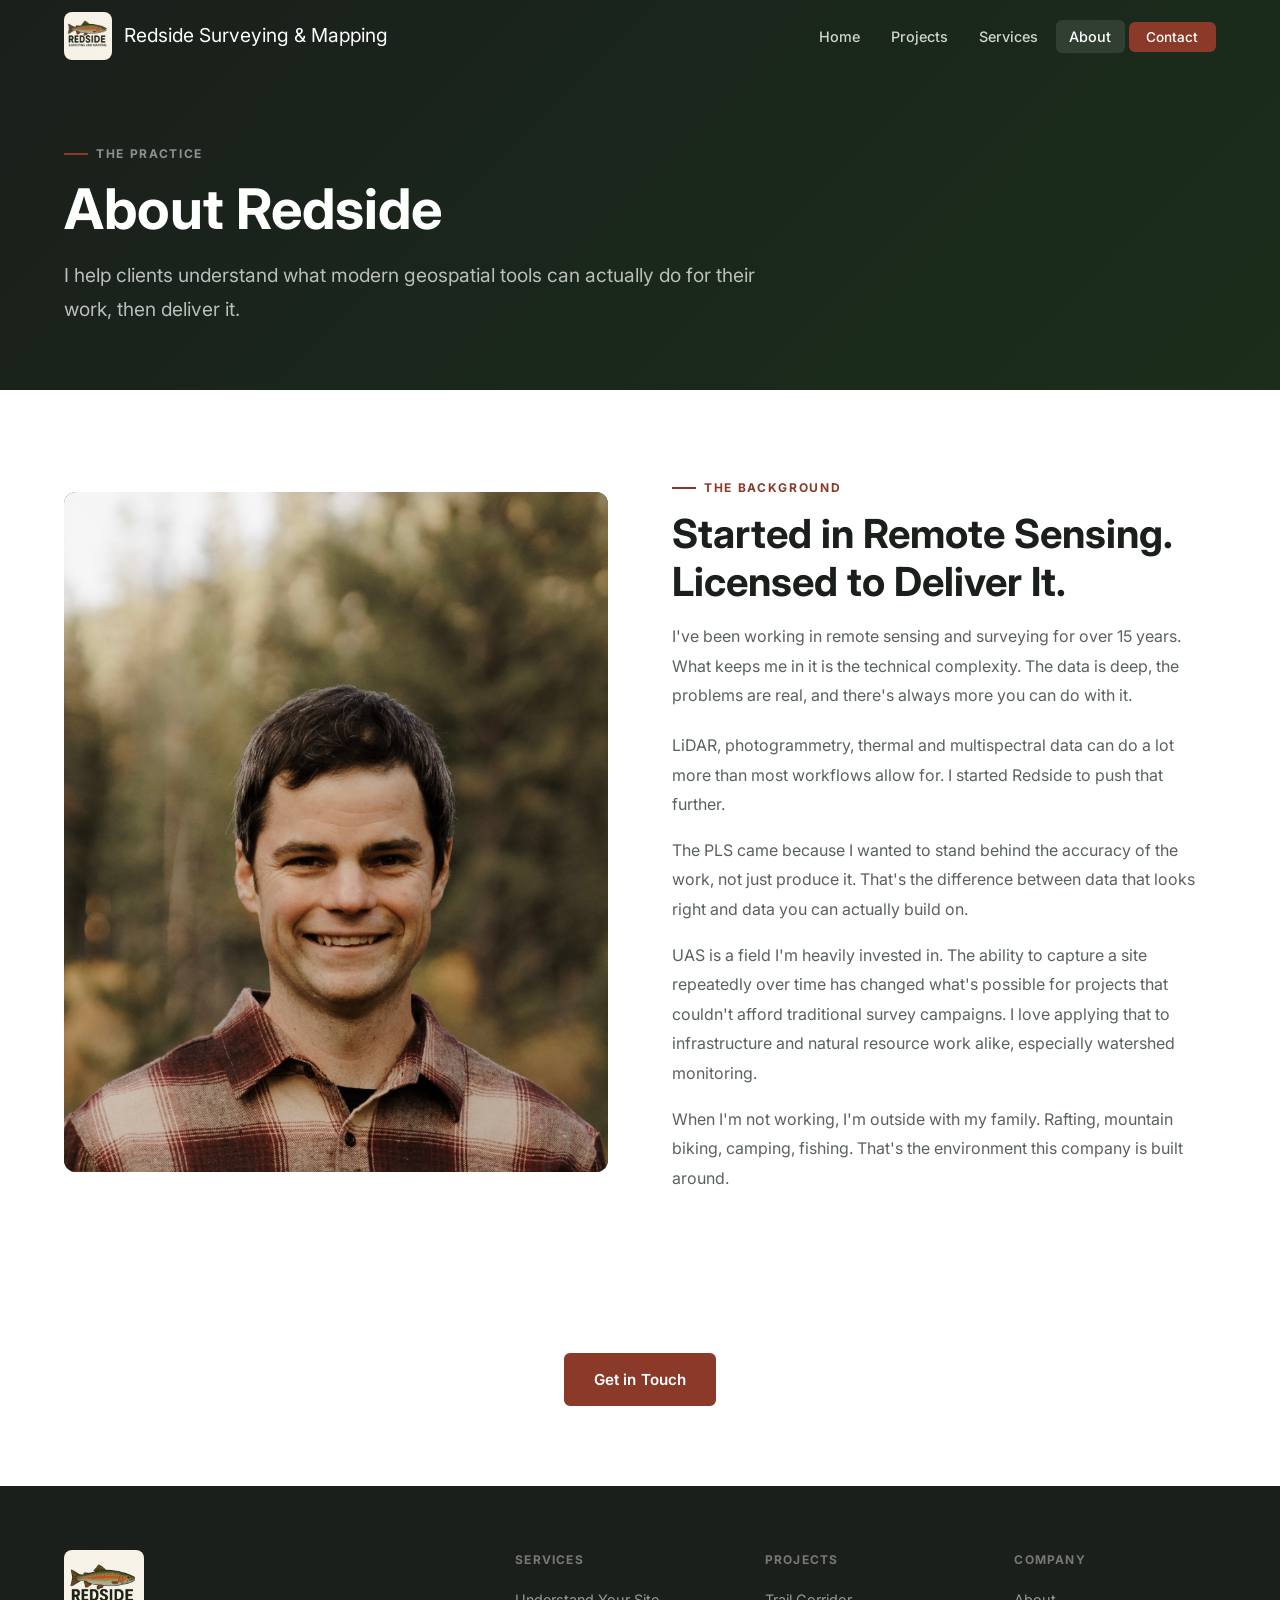
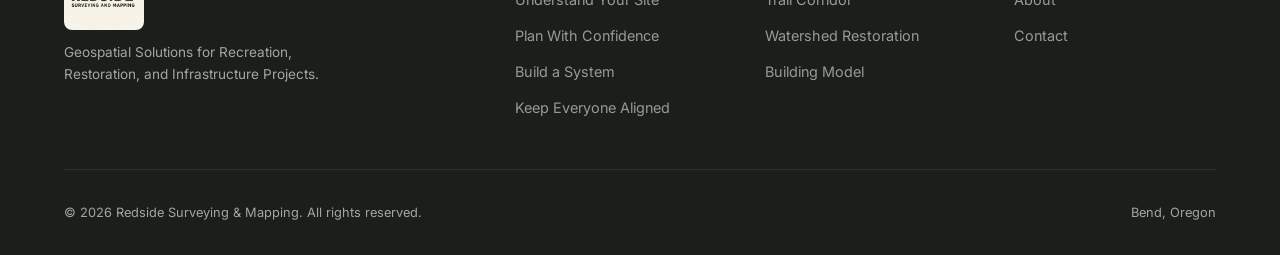
<file: about.html>
<!DOCTYPE html>
<html lang="en">
<head>
  <meta charset="UTF-8" />
  <meta name="viewport" content="width=device-width, initial-scale=1.0" />
  <title>About | Redside Surveying & Mapping</title>
  <meta name="description" content="Redside Surveying & Mapping is a licensed Professional Land Surveyor and geospatial consulting practice focused on terrain, restoration, and infrastructure through modern mapping technologies." />
  <link rel="preconnect" href="https://fonts.googleapis.com" />
  <link rel="preconnect" href="https://fonts.gstatic.com" crossorigin />
  <link href="https://fonts.googleapis.com/css2?family=Inter:wght@400;500;600;700;800&display=swap" rel="stylesheet" />
  <link rel="stylesheet" href="css/style.css" />
  <style>
    .fade-in { opacity: 0; transform: translateY(24px); transition: opacity 600ms ease, transform 600ms ease; }
    .fade-in.visible { opacity: 1; transform: translateY(0); }
  </style>
</head>
<body>

  <!-- ===== Navigation ===== -->
  <nav class="nav scrolled" aria-label="Main navigation">
    <div class="container nav__inner">
      <a href="index.html" class="nav__logo">
        <img src="images/logo.png" alt="Redside Surveying &amp; Mapping" class="nav__logo-img" />
        <div class="nav__logo-text">
          <span class="nav__logo-name">Redside Surveying &amp; Mapping</span>
        </div>
      </a>
      <ul class="nav__links" role="list">
        <li><a href="index.html">Home</a></li>
        <li><a href="portfolio.html">Projects</a></li>
        <li><a href="services.html">Services</a></li>
        <li><a href="about.html" class="active">About</a></li>
        <li><a href="contact.html" class="nav__cta">Contact</a></li>
      </ul>
      <button class="nav__toggle" aria-label="Toggle navigation" aria-expanded="false">
        <span></span><span></span><span></span>
      </button>
    </div>
  </nav>

  <!-- ===== Page Hero ===== -->
  <section class="page-hero">
    <div class="container">
      <div class="section-eyebrow" style="color:rgba(255,255,255,.5);">The Practice</div>
      <h1>About Redside</h1>
      <p class="lead" style="max-width:58ch;">
        I help clients understand what modern geospatial tools can actually do for their work, then deliver it.
      </p>
    </div>
  </section>

  <!-- ===== Intro ===== -->
  <section class="section">
    <div class="container">
      <div class="about-intro fade-in">
        <div class="about-photo">
          <img src="images/Profile.jpg" alt="Casey, Redside Surveying &amp; Mapping" style="width:100%; height:100%; object-fit:cover; object-position:center 55%; display:block;" />
        </div>
        <div>
          <div class="section-eyebrow">The Background</div>
          <h2>Started in Remote Sensing. Licensed to Deliver It.</h2>
          <p style="color:var(--color-text-muted); margin-top:1rem; line-height:1.85;">I've been working in remote sensing and surveying for over 15 years. What keeps me in it is the technical complexity. The data is deep, the problems are real, and there's always more you can do with it.</p>
          <p style="color:var(--color-text-muted); margin-top:1.25rem; line-height:1.85;">
            LiDAR, photogrammetry, thermal and multispectral data can do a lot more than most 
            workflows allow for. I started Redside to push that further.
          </p>
          <p style="color:var(--color-text-muted); margin-top:1rem; line-height:1.85;">
            The PLS came because I wanted to stand behind the accuracy of the work, not just 
            produce it. That's the difference between data that looks right and data you can 
            actually build on.
          </p>
          <p style="color:var(--color-text-muted); margin-top:1rem; line-height:1.85;">
            UAS is a field I'm heavily invested in. The ability to capture a site repeatedly 
            over time has changed what's possible for projects that couldn't afford traditional 
            survey campaigns. I love applying that to infrastructure and natural resource work 
            alike, especially watershed monitoring.
          </p>
          <p style="color:var(--color-text-muted); margin-top:1rem; line-height:1.85;">
            When I'm not working, I'm outside with my family. Rafting, mountain biking, 
            camping, fishing. That's the environment this company is built around.
          </p>
        </div>
      </div>
    </div>
  </section>

  <!-- ===== CTA ===== -->
  <section class="section">
    <div class="container text-center fade-in">
      <a href="contact.html" class="btn btn-primary">Get in Touch</a>
    </div>
  </section>

  <!-- ===== Footer ===== -->
  <footer class="footer">
    <div class="container">
      <div class="footer__grid">
        <div>
          <img src="images/logo.png" alt="Redside Surveying &amp; Mapping" style="height:80px; border-radius:8px; margin-bottom:.75rem; display:block;" />
          <p class="footer__tagline">Geospatial Solutions for Recreation,<br>Restoration, and Infrastructure Projects.</p>
        </div>
        <div>
          <div class="footer__heading">Services</div>
          <ul class="footer__links">
            <li><a href="services.html">Understand Your Site</a></li>
            <li><a href="services.html">Plan With Confidence</a></li>
            <li><a href="services.html">Build a System</a></li>
            <li><a href="services.html">Keep Everyone Aligned</a></li>
          </ul>
        </div>
        <div>
          <div class="footer__heading">Projects</div>
          <ul class="footer__links">
            <li><a href="project-trail.html">Trail Corridor</a></li>
            <li><a href="project-watershed.html">Watershed Restoration</a></li>
            <li><a href="project-building.html">Building Model</a></li>
          </ul>
        </div>
        <div>
          <div class="footer__heading">Company</div>
          <ul class="footer__links">
            <li><a href="about.html">About</a></li>
            <li><a href="contact.html">Contact</a></li>
          </ul>
        </div>
      </div>
      <div class="footer__bottom">
        <span>&copy; 2026 Redside Surveying &amp; Mapping. All rights reserved.</span>
        <span>Bend, Oregon</span>
      </div>
    </div>
  </footer>

  <script src="js/main.js"></script>
</body>
</html>
</file>
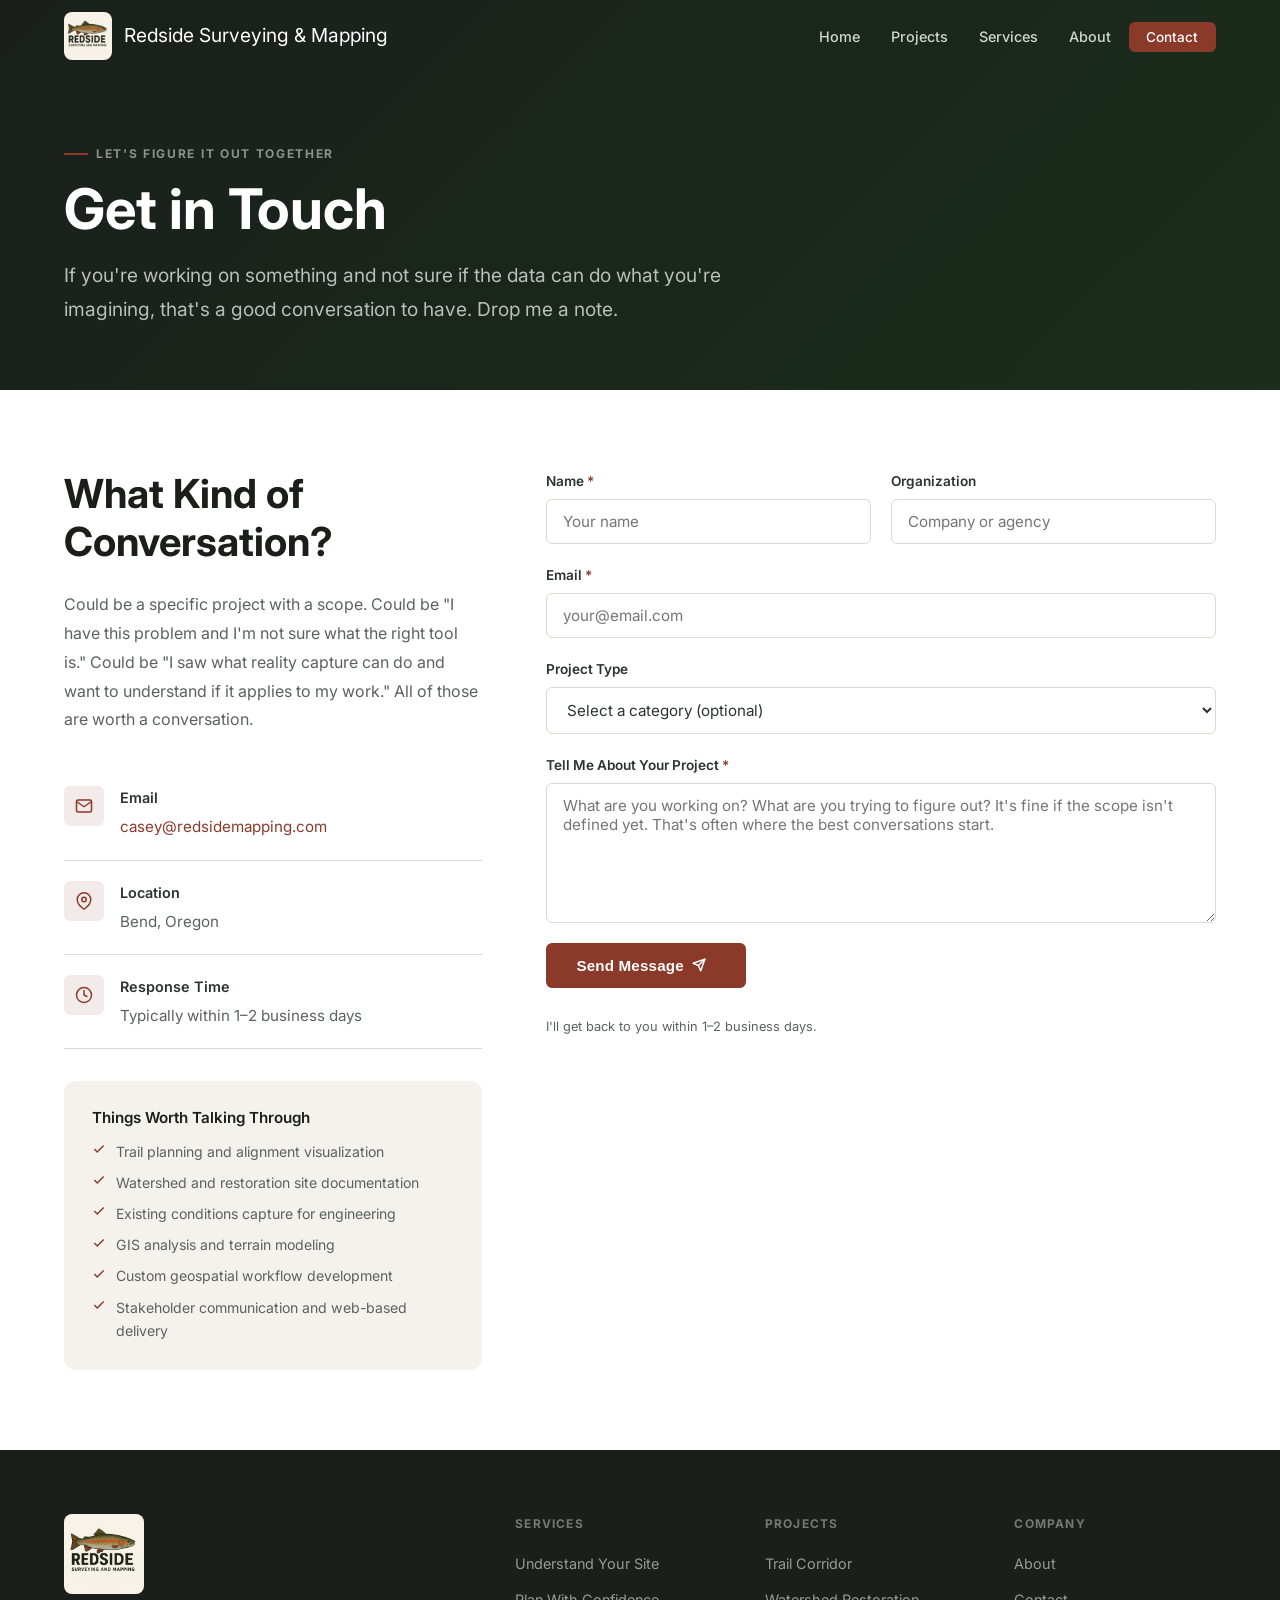
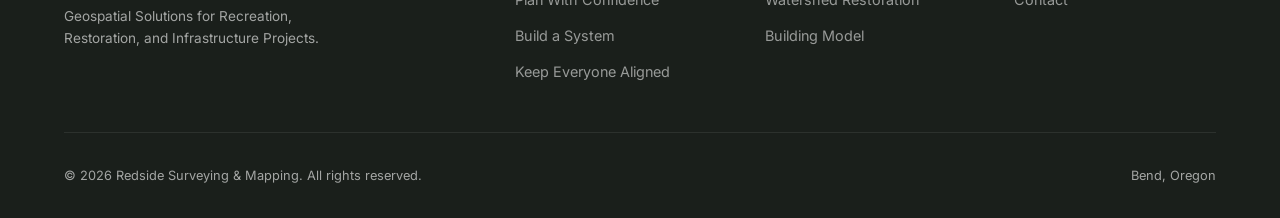
<file: contact.html>
<!DOCTYPE html>
<html lang="en">
<head>
  <meta charset="UTF-8" />
  <meta name="viewport" content="width=device-width, initial-scale=1.0" />
  <title>Contact | Redside Surveying & Mapping</title>
  <meta name="description" content="Get in touch with Redside Surveying & Mapping to discuss your reality capture, GIS, or geospatial consulting project." />
  <link rel="preconnect" href="https://fonts.googleapis.com" />
  <link rel="preconnect" href="https://fonts.gstatic.com" crossorigin />
  <link href="https://fonts.googleapis.com/css2?family=Inter:wght@400;500;600;700;800&display=swap" rel="stylesheet" />
  <link rel="stylesheet" href="css/style.css" />
  <style>
    .fade-in { opacity: 0; transform: translateY(24px); transition: opacity 600ms ease, transform 600ms ease; }
    .fade-in.visible { opacity: 1; transform: translateY(0); }
  </style>
</head>
<body>

  <!-- ===== Navigation ===== -->
  <nav class="nav scrolled" aria-label="Main navigation">
    <div class="container nav__inner">
      <a href="index.html" class="nav__logo">
        <img src="images/logo.png" alt="Redside Surveying &amp; Mapping" class="nav__logo-img" />
        <div class="nav__logo-text">
          <span class="nav__logo-name">Redside Surveying &amp; Mapping</span>
        </div>
      </a>
      <ul class="nav__links" role="list">
        <li><a href="index.html">Home</a></li>
        <li><a href="portfolio.html">Projects</a></li>
        <li><a href="services.html">Services</a></li>
        <li><a href="about.html">About</a></li>
        <li><a href="contact.html" class="nav__cta active">Contact</a></li>
      </ul>
      <button class="nav__toggle" aria-label="Toggle navigation" aria-expanded="false">
        <span></span><span></span><span></span>
      </button>
    </div>
  </nav>

  <!-- ===== Page Hero ===== -->
  <section class="page-hero">
    <div class="container">
      <div class="section-eyebrow" style="color:rgba(255,255,255,.5);">Let's Figure It Out Together</div>
      <h1>Get in Touch</h1>
      <p class="lead" style="max-width:58ch;">
        If you're working on something and not sure if the data can do what you're imagining, that's a good conversation to have. Drop me a note.
      </p>
    </div>
  </section>

  <!-- ===== Contact Section ===== -->
  <section class="section">
    <div class="container">
      <div class="contact-grid fade-in">

        <!-- Contact Info -->
        <div>
          <h2 style="margin-bottom:1.5rem;">What Kind of Conversation?</h2>
          <p style="color:var(--color-text-muted); line-height:1.8; margin-bottom:2rem;">
            Could be a specific project with a scope. Could be "I have this problem and 
            I'm not sure what the right tool is." Could be "I saw what reality capture 
            can do and want to understand if it applies to my work." All of those are 
            worth a conversation.
          </p>

          <div class="contact-info__item">
            <div class="contact-info__icon">
              <svg width="18" height="18" viewBox="0 0 24 24" fill="none" stroke="currentColor" stroke-width="2" stroke-linecap="round" stroke-linejoin="round"><path d="M4 4h16c1.1 0 2 .9 2 2v12c0 1.1-.9 2-2 2H4c-1.1 0-2-.9-2-2V6c0-1.1.9-2 2-2z"/><polyline points="22,6 12,13 2,6"/></svg>
            </div>
            <div>
              <div style="font-weight:600; font-size:.9rem; margin-bottom:.2rem;">Email</div>
              <a href="mailto:casey@redsidemapping.com" style="color:var(--color-rust); font-size:.95rem;">casey@redsidemapping.com</a>
            </div>
          </div>

          <div class="contact-info__item">
            <div class="contact-info__icon">
              <svg width="18" height="18" viewBox="0 0 24 24" fill="none" stroke="currentColor" stroke-width="2" stroke-linecap="round" stroke-linejoin="round"><path d="M21 10c0 7-9 13-9 13s-9-6-9-13a9 9 0 0 1 18 0z"/><circle cx="12" cy="10" r="3"/></svg>
            </div>
            <div>
              <div style="font-weight:600; font-size:.9rem; margin-bottom:.2rem;">Location</div>
              <span style="color:var(--color-text-muted); font-size:.95rem;">Bend, Oregon</span>
            </div>
          </div>

          <div class="contact-info__item">
            <div class="contact-info__icon">
              <svg width="18" height="18" viewBox="0 0 24 24" fill="none" stroke="currentColor" stroke-width="2" stroke-linecap="round" stroke-linejoin="round"><circle cx="12" cy="12" r="10"/><polyline points="12 6 12 12 16 14"/></svg>
            </div>
            <div>
              <div style="font-weight:600; font-size:.9rem; margin-bottom:.2rem;">Response Time</div>
              <span style="color:var(--color-text-muted); font-size:.95rem;">Typically within 1–2 business days</span>
            </div>
          </div>

          <div style="margin-top:2rem; background:var(--color-cream); border-radius:var(--radius-lg); padding:1.75rem;">
            <h4 style="margin-bottom:.75rem; font-size:.95rem;">Things Worth Talking Through</h4>
            <ul style="display:flex; flex-direction:column; gap:.5rem;">
              <li style="display:flex; gap:.6rem; font-size:.88rem; color:var(--color-text-muted);">
                <svg width="14" height="14" viewBox="0 0 24 24" fill="none" stroke="var(--color-rust)" stroke-width="2.5" style="flex-shrink:0; margin-top:.15rem;"><polyline points="20 6 9 17 4 12"/></svg>
                Trail planning and alignment visualization
              </li>
              <li style="display:flex; gap:.6rem; font-size:.88rem; color:var(--color-text-muted);">
                <svg width="14" height="14" viewBox="0 0 24 24" fill="none" stroke="var(--color-rust)" stroke-width="2.5" style="flex-shrink:0; margin-top:.15rem;"><polyline points="20 6 9 17 4 12"/></svg>
                Watershed and restoration site documentation
              </li>
              <li style="display:flex; gap:.6rem; font-size:.88rem; color:var(--color-text-muted);">
                <svg width="14" height="14" viewBox="0 0 24 24" fill="none" stroke="var(--color-rust)" stroke-width="2.5" style="flex-shrink:0; margin-top:.15rem;"><polyline points="20 6 9 17 4 12"/></svg>
                Existing conditions capture for engineering
              </li>
              <li style="display:flex; gap:.6rem; font-size:.88rem; color:var(--color-text-muted);">
                <svg width="14" height="14" viewBox="0 0 24 24" fill="none" stroke="var(--color-rust)" stroke-width="2.5" style="flex-shrink:0; margin-top:.15rem;"><polyline points="20 6 9 17 4 12"/></svg>
                GIS analysis and terrain modeling
              </li>
              <li style="display:flex; gap:.6rem; font-size:.88rem; color:var(--color-text-muted);">
                <svg width="14" height="14" viewBox="0 0 24 24" fill="none" stroke="var(--color-rust)" stroke-width="2.5" style="flex-shrink:0; margin-top:.15rem;"><polyline points="20 6 9 17 4 12"/></svg>
                Custom geospatial workflow development
              </li>
              <li style="display:flex; gap:.6rem; font-size:.88rem; color:var(--color-text-muted);">
                <svg width="14" height="14" viewBox="0 0 24 24" fill="none" stroke="var(--color-rust)" stroke-width="2.5" style="flex-shrink:0; margin-top:.15rem;"><polyline points="20 6 9 17 4 12"/></svg>
                Stakeholder communication and web-based delivery
              </li>
            </ul>
          </div>
        </div>

        <!-- Contact Form -->
        <div>
          <p id="contact-success" class="contact-form__success" hidden>
            Thanks, your message was sent. I'll reply within 1–2 business days.
          </p>
          <form
            class="form contact-form"
            action="https://formspree.io/f/xkoanold"
            method="POST"
          >
            <input type="hidden" name="_subject" value="Redside website contact form" />
            <input type="hidden" name="_next" value="https://casey205.github.io/redside-website/contact.html?sent=1" />
            <!-- Honeypot: leave empty (spam bots fill this) -->
            <input type="text" name="_gotcha" tabindex="-1" autocomplete="off" class="contact-form__honeypot" aria-hidden="true" />
            <div class="grid-2" style="gap:1.25rem;">
              <div class="form-group">
                <label for="name">Name <span style="color:var(--color-rust)">*</span></label>
                <input type="text" id="name" name="name" placeholder="Your name" required />
              </div>
              <div class="form-group">
                <label for="org">Organization</label>
                <input type="text" id="org" name="organization" placeholder="Company or agency" />
              </div>
            </div>
            <div class="form-group">
              <label for="email">Email <span style="color:var(--color-rust)">*</span></label>
              <input type="email" id="email" name="email" placeholder="your@email.com" required />
            </div>
            <div class="form-group">
              <label for="project-type">Project Type</label>
              <select id="project-type" name="project_type">
                <option value="">Select a category (optional)</option>
                <option value="trail">Trail Planning &amp; Recreation</option>
                <option value="watershed">Watershed / Environmental</option>
                <option value="engineering">Engineering / Existing Conditions</option>
                <option value="gis">GIS Analysis &amp; Terrain Modeling</option>
                <option value="workflow">Custom Geospatial Workflow</option>
                <option value="other">Other / Not Sure Yet</option>
              </select>
            </div>
            <div class="form-group">
              <label for="message">Tell Me About Your Project <span style="color:var(--color-rust)">*</span></label>
              <textarea 
                id="message" 
                name="message" 
                rows="6"
                placeholder="What are you working on? What are you trying to figure out? It's fine if the scope isn't defined yet. That's often where the best conversations start."
                required
              ></textarea>
            </div>
            <button type="submit" class="btn btn-primary" style="align-self:flex-start; min-width:200px;">
              Send Message
              <svg width="14" height="14" viewBox="0 0 24 24" fill="none" stroke="currentColor" stroke-width="2.5" stroke-linecap="round" stroke-linejoin="round"><line x1="22" y1="2" x2="11" y2="13"/><polygon points="22 2 15 22 11 13 2 9 22 2"/></svg>
            </button>
            <p class="contact-form__status" style="font-size:.8rem; color:var(--color-text-muted); margin-top:.5rem;" role="status" aria-live="polite">
              I'll get back to you within 1–2 business days.
            </p>
          </form>
        </div>

      </div>
    </div>
  </section>

  <!-- ===== Footer ===== -->
  <footer class="footer">
    <div class="container">
      <div class="footer__grid">
        <div>
          <img src="images/logo.png" alt="Redside Surveying &amp; Mapping" style="height:80px; border-radius:8px; margin-bottom:.75rem; display:block;" />
          <p class="footer__tagline">Geospatial Solutions for Recreation,<br>Restoration, and Infrastructure Projects.</p>
        </div>
        <div>
          <div class="footer__heading">Services</div>
          <ul class="footer__links">
            <li><a href="services.html">Understand Your Site</a></li>
            <li><a href="services.html">Plan With Confidence</a></li>
            <li><a href="services.html">Build a System</a></li>
            <li><a href="services.html">Keep Everyone Aligned</a></li>
          </ul>
        </div>
        <div>
          <div class="footer__heading">Projects</div>
          <ul class="footer__links">
            <li><a href="project-trail.html">Trail Corridor</a></li>
            <li><a href="project-watershed.html">Watershed Restoration</a></li>
            <li><a href="project-building.html">Building Model</a></li>
          </ul>
        </div>
        <div>
          <div class="footer__heading">Company</div>
          <ul class="footer__links">
            <li><a href="about.html">About</a></li>
            <li><a href="contact.html">Contact</a></li>
          </ul>
        </div>
      </div>
      <div class="footer__bottom">
        <span>&copy; 2026 Redside Surveying &amp; Mapping. All rights reserved.</span>
        <span>Bend, Oregon</span>
      </div>
    </div>
  </footer>

  <script src="js/main.js"></script>
</body>
</html>
</file>
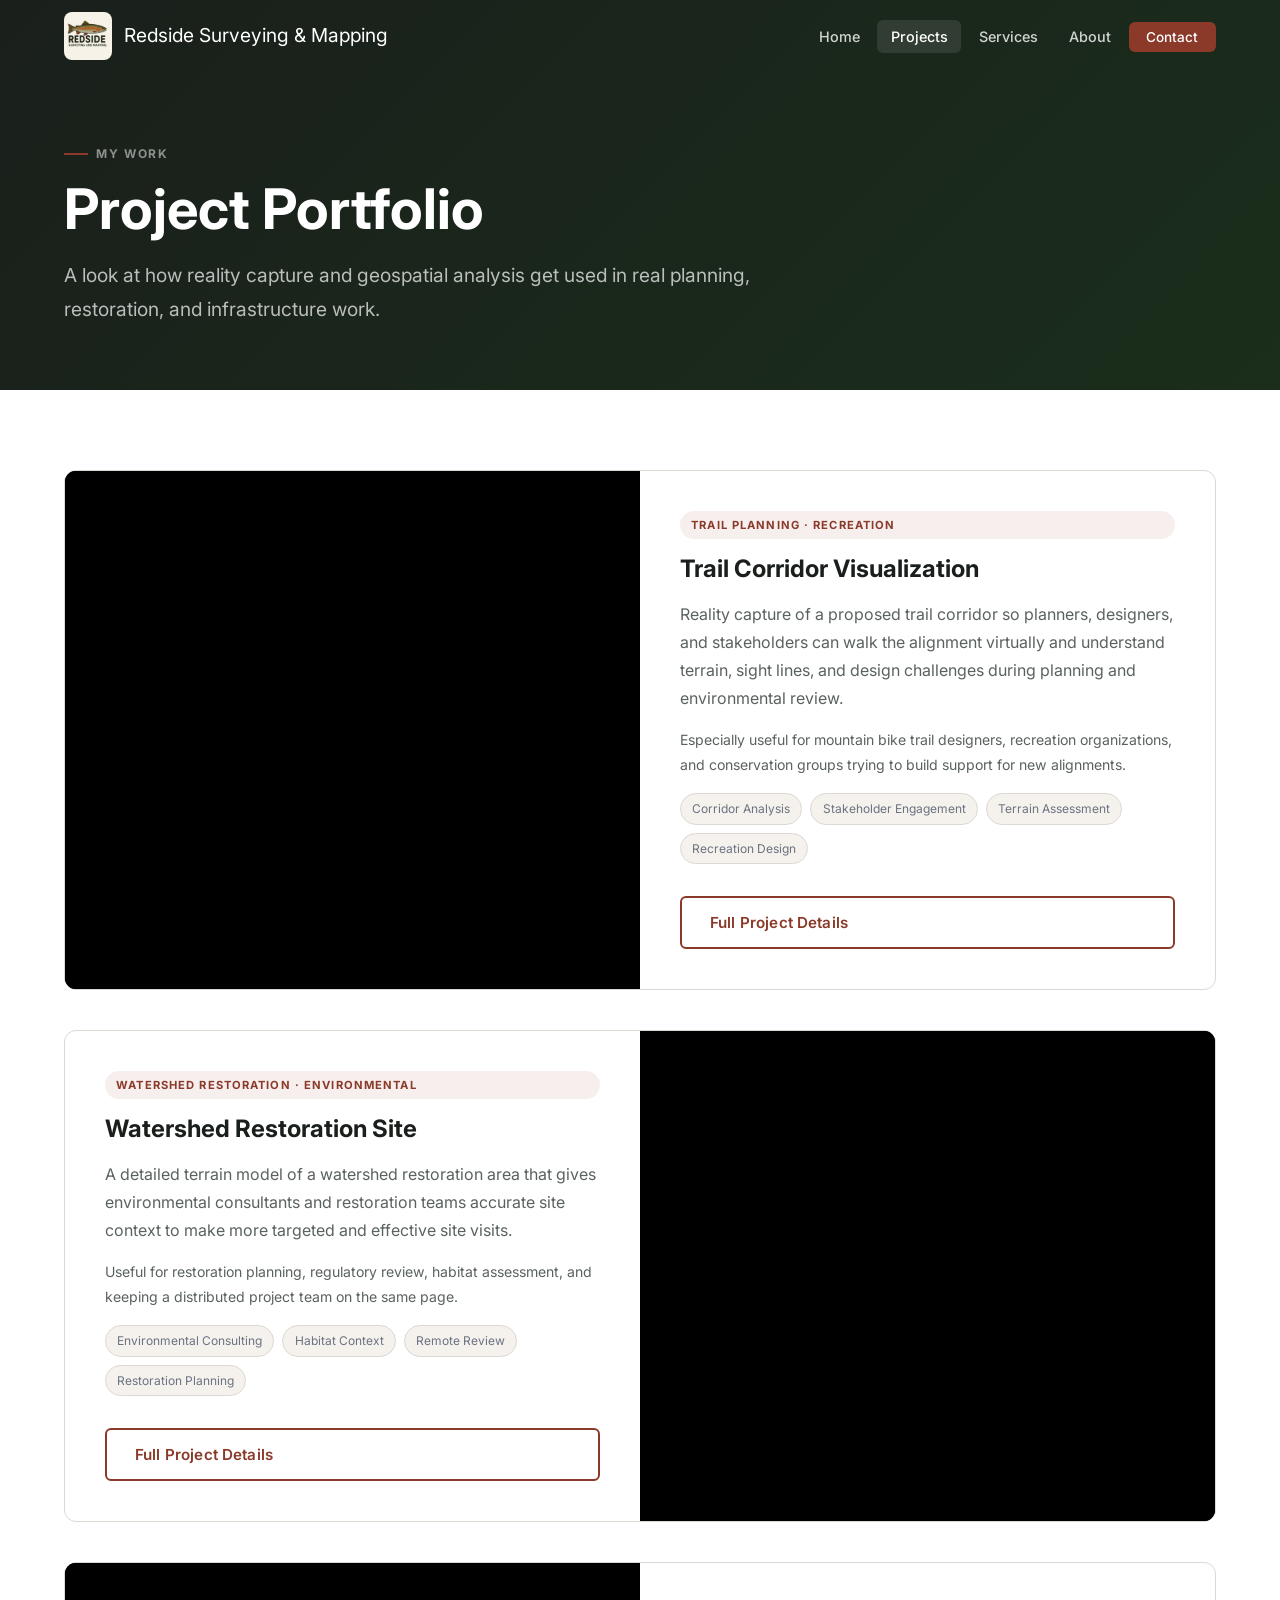
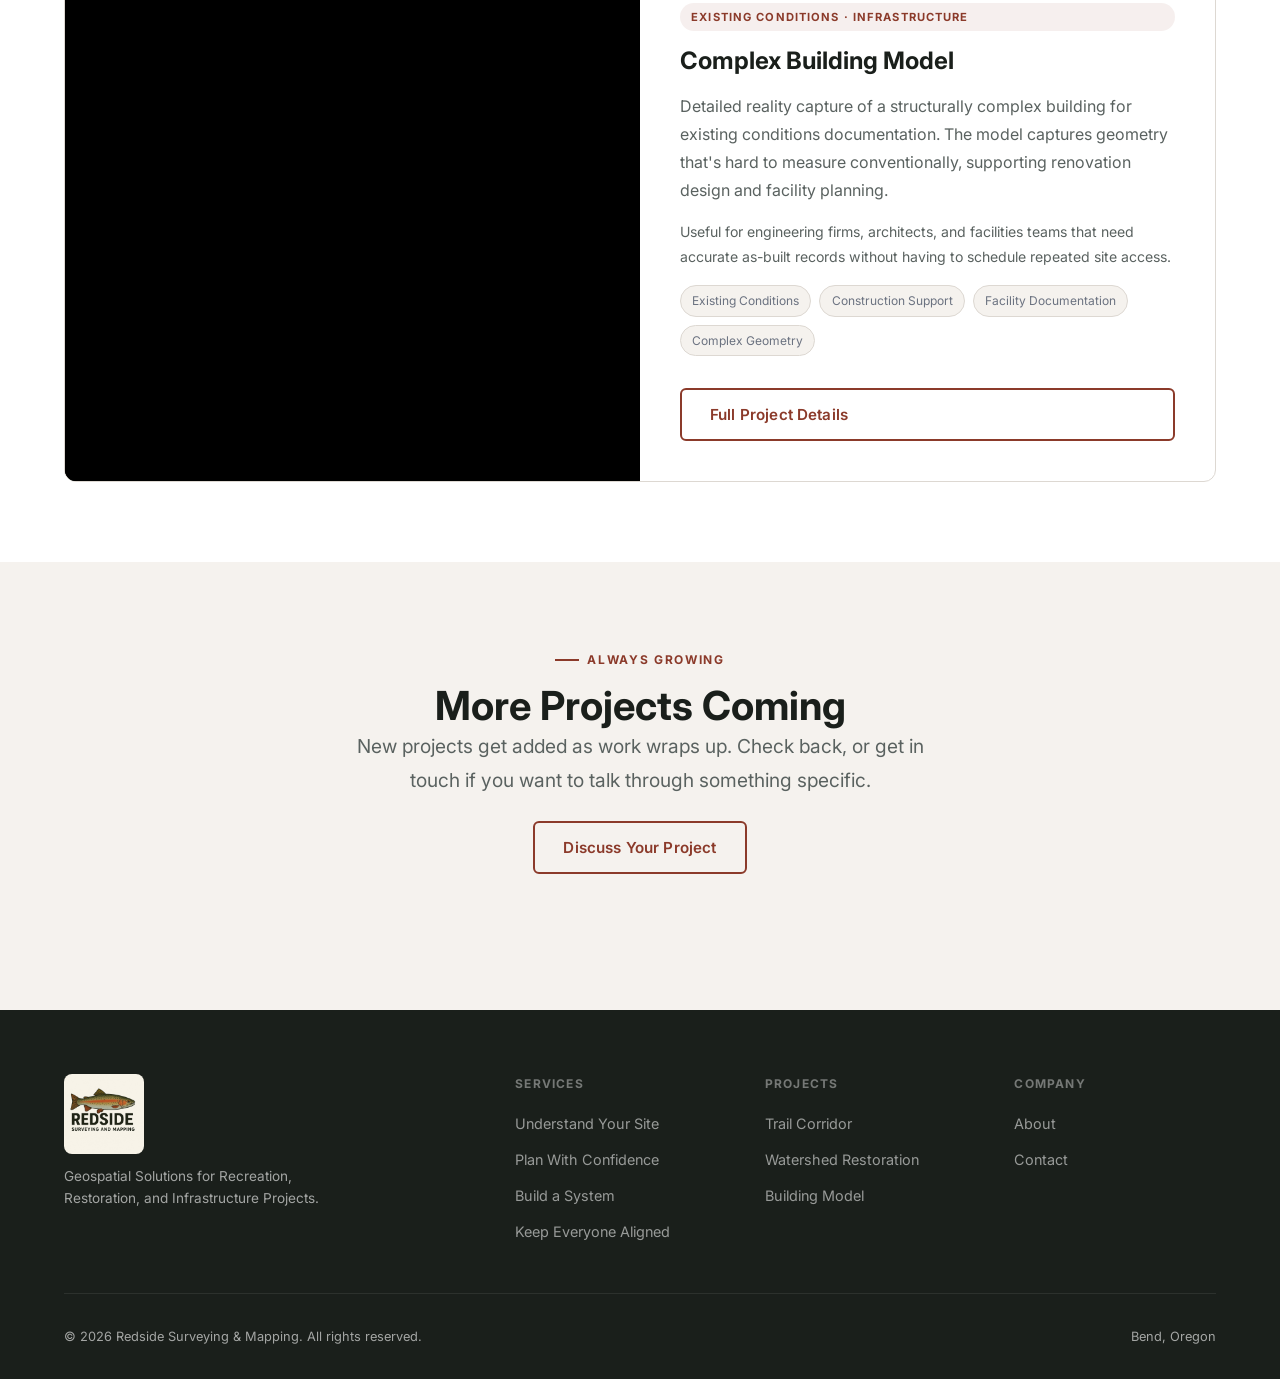
<file: portfolio.html>
<!DOCTYPE html>
<!-- site-build: nira-embed-2026-06-03 -->
<html lang="en">
<head>
  <meta charset="UTF-8" />
  <meta name="viewport" content="width=device-width, initial-scale=1, maximum-scale=1, user-scalable=0" />
  <title>Projects | Redside Surveying & Mapping</title>
  <meta name="description" content="Explore reality capture and GIS projects from Redside Surveying & Mapping: trail corridors, watershed restoration sites, and building documentation models." />
  <link rel="preconnect" href="https://fonts.googleapis.com" />
  <link rel="preconnect" href="https://fonts.gstatic.com" crossorigin />
  <link href="https://fonts.googleapis.com/css2?family=Inter:wght@400;500;600;700;800&display=swap" rel="stylesheet" />
  <link rel="stylesheet" href="css/style.css" />
  <style>
    .fade-in { opacity: 0; transform: translateY(24px); transition: opacity 600ms ease, transform 600ms ease; }
    .fade-in.visible { opacity: 1; transform: translateY(0); }
  </style>
</head>
<body>

  <!-- ===== Navigation ===== -->
  <nav class="nav scrolled" aria-label="Main navigation">
    <div class="container nav__inner">
      <a href="index.html" class="nav__logo">
        <img src="images/logo.png" alt="Redside Surveying &amp; Mapping" class="nav__logo-img" />
        <div class="nav__logo-text">
          <span class="nav__logo-name">Redside Surveying &amp; Mapping</span>
        </div>
      </a>
      <ul class="nav__links" role="list">
        <li><a href="index.html">Home</a></li>
        <li><a href="portfolio.html" class="active">Projects</a></li>
        <li><a href="services.html">Services</a></li>
        <li><a href="about.html">About</a></li>
        <li><a href="contact.html" class="nav__cta">Contact</a></li>
      </ul>
      <button class="nav__toggle" aria-label="Toggle navigation" aria-expanded="false">
        <span></span><span></span><span></span>
      </button>
    </div>
  </nav>

  <!-- ===== Page Hero ===== -->
  <section class="page-hero">
    <div class="container">
      <div class="section-eyebrow" style="color:rgba(255,255,255,.5);">My Work</div>
      <h1>Project Portfolio</h1>
      <p class="lead" style="max-width:58ch;">
        A look at how reality capture and geospatial analysis get used in real planning, 
        restoration, and infrastructure work.
      </p>
    </div>
  </section>

  <!-- ===== Project Grid ===== -->
  <section class="section">
    <div class="container">

      <!-- Trail Corridor -->
      <div style="margin-bottom: 2.5rem;" class="fade-in">
        <div class="project-card">
          <div class="project-card__visual">
            <div class="viewer-iframe-container">
              <iframe
                frameborder="0"
                width="800"
                height="640"
                style="background:black"
                allowfullscreen
                src="https://redsidemapping.nira.app/a/aF21v2UqTr6QHk-ubuFTnw/1"
                title="Trail Corridor Visualization 3D Model | Redside Surveying & Mapping">
              </iframe>
            </div>
          </div>
          <div class="project-card__body">
            <span class="project-card__tag">Trail Planning · Recreation</span>
            <h2 class="project-card__title">Trail Corridor Visualization</h2>
            <p class="project-card__text">
              Reality capture of a proposed trail corridor so planners, designers, and 
              stakeholders can walk the alignment virtually and understand terrain, sight lines, 
              and design challenges during planning and environmental review.
            </p>
            <p class="project-card__text" style="font-size:.88rem;">
              Especially useful for mountain bike trail designers, recreation organizations, 
              and conservation groups trying to build support for new alignments.
            </p>
            <div class="project-card__tags">
              <span class="tag-pill">Corridor Analysis</span>
              <span class="tag-pill">Stakeholder Engagement</span>
              <span class="tag-pill">Terrain Assessment</span>
              <span class="tag-pill">Recreation Design</span>
            </div>
            <a href="project-trail.html" class="btn btn-outline-dark" style="margin-top:1rem;">Full Project Details</a>
          </div>
        </div>
      </div>

      <!-- Watershed -->
      <div style="margin-bottom: 2.5rem;" class="fade-in">
        <div class="project-card project-card--reverse">
          <div class="project-card__visual">
            <div class="viewer-iframe-container">
              <iframe
                frameborder="0"
                width="800"
                height="640"
                style="background:black"
                allowfullscreen
                src="https://redsidemapping.nira.app/a/89-wfMpBTC66tqV2csEcsw/1"
                title="Watershed Restoration Site 3D Model | Redside Surveying & Mapping">
              </iframe>
            </div>
          </div>
          <div class="project-card__body">
            <span class="project-card__tag">Watershed Restoration · Environmental</span>
            <h2 class="project-card__title">Watershed Restoration Site</h2>
            <p class="project-card__text">
              A detailed terrain model of a watershed restoration area that gives environmental 
              consultants and restoration teams accurate site context to make more targeted 
              and effective site visits.
            </p>
            <p class="project-card__text" style="font-size:.88rem;">
              Useful for restoration planning, regulatory review, habitat assessment, and keeping 
              a distributed project team on the same page.
            </p>
            <div class="project-card__tags">
              <span class="tag-pill">Environmental Consulting</span>
              <span class="tag-pill">Habitat Context</span>
              <span class="tag-pill">Remote Review</span>
              <span class="tag-pill">Restoration Planning</span>
            </div>
            <a href="project-watershed.html" class="btn btn-outline-dark" style="margin-top:1rem;">Full Project Details</a>
          </div>
        </div>
      </div>

      <!-- Building -->
      <div class="fade-in">
        <div class="project-card">
          <div class="project-card__visual">
            <div class="viewer-iframe-container">
              <iframe
                frameborder="0"
                width="800"
                height="640"
                style="background:black"
                allowfullscreen
                src="https://redsidemapping.nira.app/a/6LRWNEmNTcmTe2MJr3DRqQ/1"
                title="Complex Building 3D Model | Redside Surveying & Mapping">
              </iframe>
            </div>
          </div>
          <div class="project-card__body">
            <span class="project-card__tag">Existing Conditions · Infrastructure</span>
            <h2 class="project-card__title">Complex Building Model</h2>
            <p class="project-card__text">
              Detailed reality capture of a structurally complex building for existing conditions 
              documentation. The model captures geometry that's hard to measure conventionally, 
              supporting renovation design and facility planning.
            </p>
            <p class="project-card__text" style="font-size:.88rem;">
              Useful for engineering firms, architects, and facilities teams that need 
              accurate as-built records without having to schedule repeated site access.
            </p>
            <div class="project-card__tags">
              <span class="tag-pill">Existing Conditions</span>
              <span class="tag-pill">Construction Support</span>
              <span class="tag-pill">Facility Documentation</span>
              <span class="tag-pill">Complex Geometry</span>
            </div>
            <a href="project-building.html" class="btn btn-outline-dark" style="margin-top:1rem;">Full Project Details</a>
          </div>
        </div>
      </div>

    </div>
  </section>

  <!-- ===== Future Projects Placeholder ===== -->
  <section class="section bg-cream">
    <div class="container">
      <div class="section-header center fade-in">
        <div class="section-eyebrow">Always Growing</div>
        <h2>More Projects Coming</h2>
        <p class="lead" style="margin-inline:auto; max-width:50ch;">
          New projects get added as work wraps up. Check back, or get in touch if you want to 
          talk through something specific.
        </p>
        <a href="contact.html" class="btn btn-outline-dark" style="margin-top:1.5rem;">Discuss Your Project</a>
      </div>
    </div>
  </section>

  <!-- ===== Footer ===== -->
  <footer class="footer">
    <div class="container">
      <div class="footer__grid">
        <div>
          <img src="images/logo.png" alt="Redside Surveying &amp; Mapping" style="height:80px; border-radius:8px; margin-bottom:.75rem; display:block;" />
          <p class="footer__tagline">Geospatial Solutions for Recreation,<br>Restoration, and Infrastructure Projects.</p>
        </div>
        <div>
          <div class="footer__heading">Services</div>
          <ul class="footer__links">
            <li><a href="services.html">Understand Your Site</a></li>
            <li><a href="services.html">Plan With Confidence</a></li>
            <li><a href="services.html">Build a System</a></li>
            <li><a href="services.html">Keep Everyone Aligned</a></li>
          </ul>
        </div>
        <div>
          <div class="footer__heading">Projects</div>
          <ul class="footer__links">
            <li><a href="project-trail.html">Trail Corridor</a></li>
            <li><a href="project-watershed.html">Watershed Restoration</a></li>
            <li><a href="project-building.html">Building Model</a></li>
          </ul>
        </div>
        <div>
          <div class="footer__heading">Company</div>
          <ul class="footer__links">
            <li><a href="about.html">About</a></li>
            <li><a href="contact.html">Contact</a></li>
          </ul>
        </div>
      </div>
      <div class="footer__bottom">
        <span>&copy; 2026 Redside Surveying &amp; Mapping. All rights reserved.</span>
        <span>Bend, Oregon</span>
      </div>
    </div>
  </footer>

  <script src="js/main.js"></script>
</body>
</html>
</file>
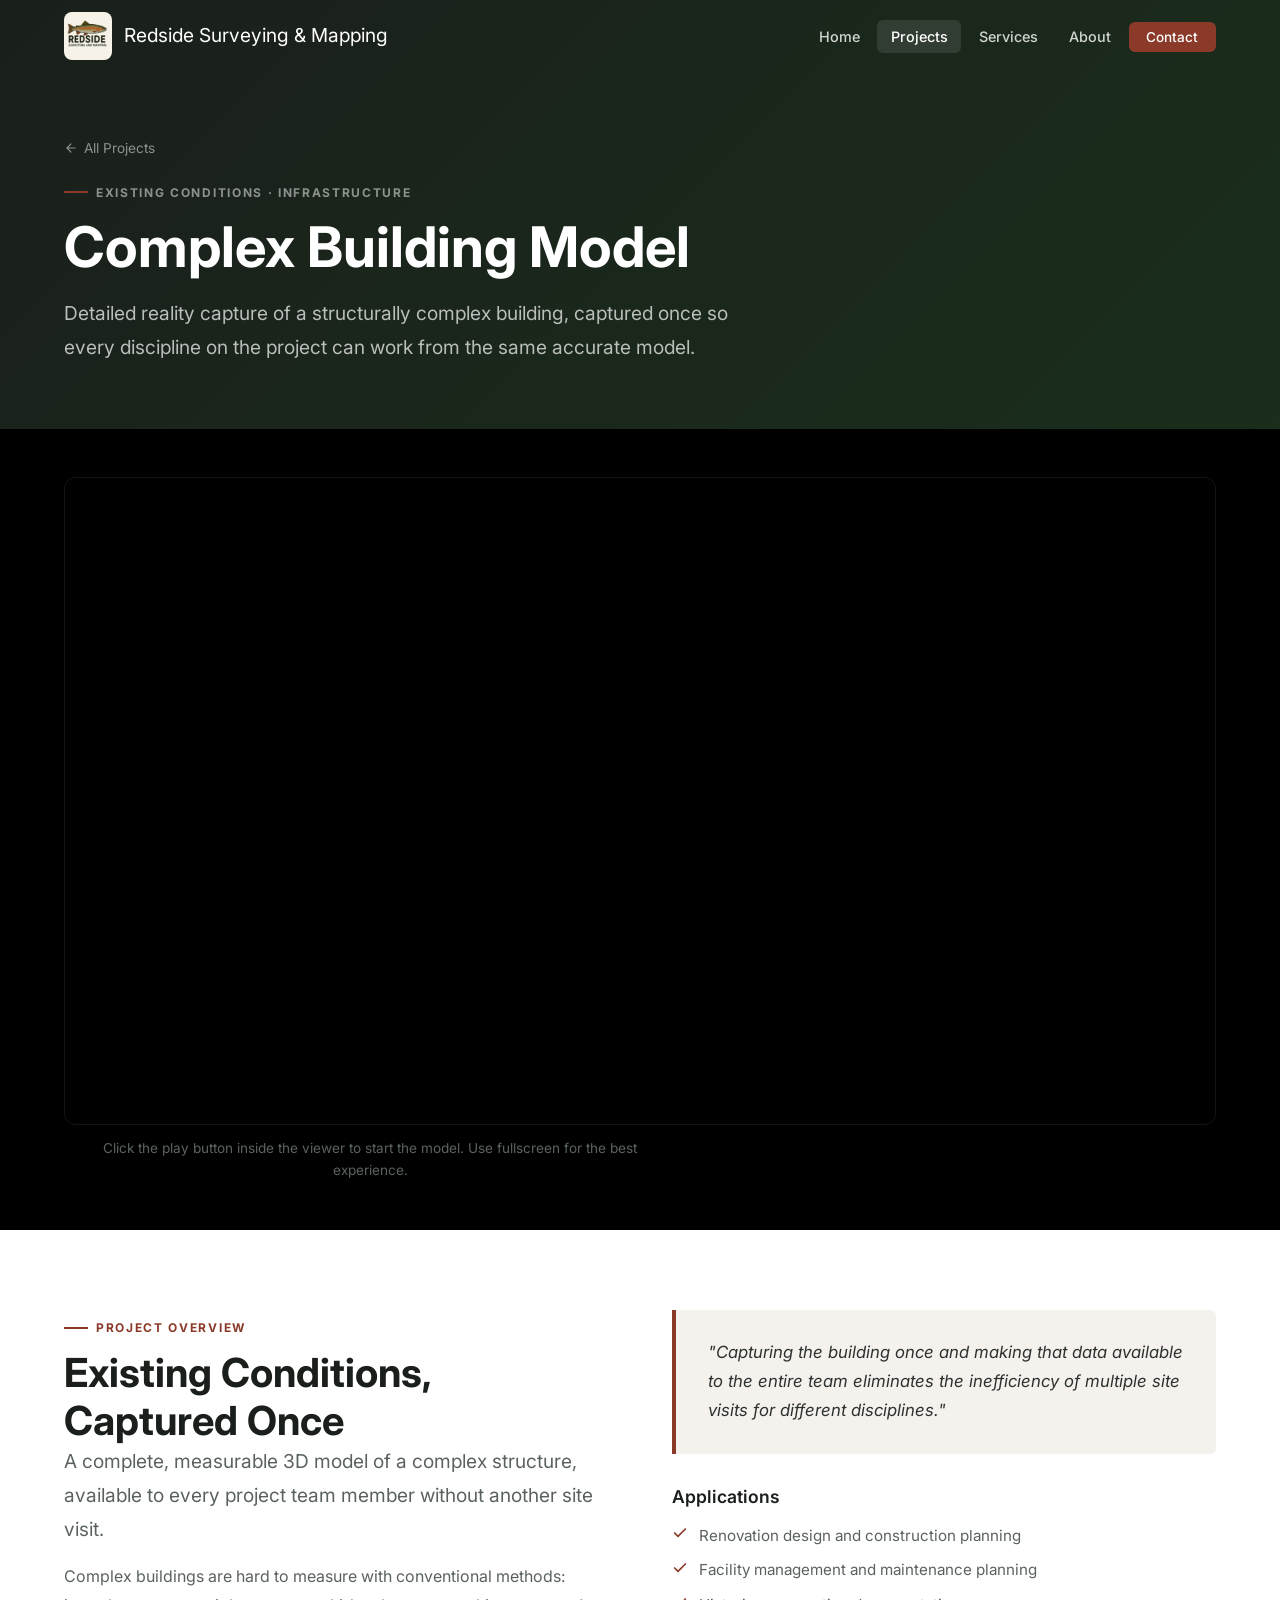
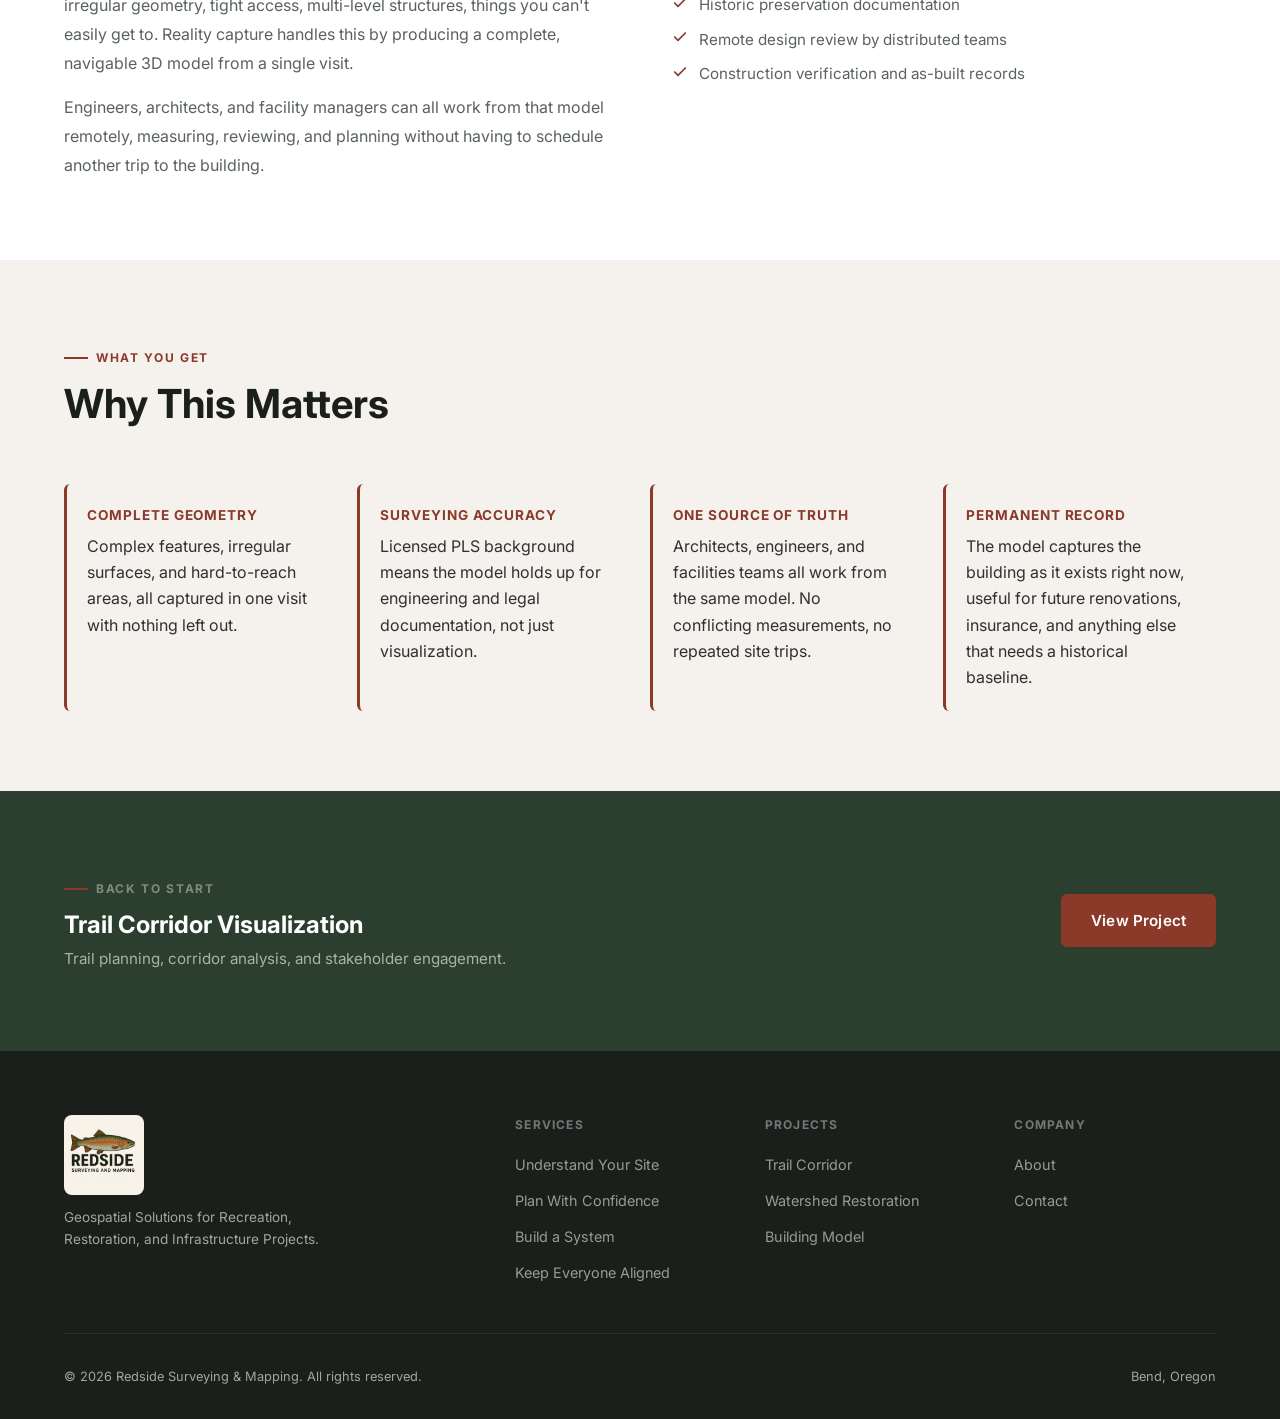
<file: project-building.html>
<!DOCTYPE html>
<html lang="en">
<head>
  <meta charset="UTF-8" />
  <meta name="viewport" content="width=device-width, initial-scale=1, maximum-scale=1, user-scalable=0" />
  <title>Complex Building Model | Redside Surveying & Mapping</title>
  <meta name="description" content="High-detail reality capture of a complex structure for existing conditions documentation, construction support, and facility management." />
  <link rel="preconnect" href="https://fonts.googleapis.com" />
  <link rel="preconnect" href="https://fonts.gstatic.com" crossorigin />
  <link href="https://fonts.googleapis.com/css2?family=Inter:wght@400;500;600;700;800&display=swap" rel="stylesheet" />
  <link rel="stylesheet" href="css/style.css" />
  <style>
    .fade-in { opacity: 0; transform: translateY(24px); transition: opacity 600ms ease, transform 600ms ease; }
    .fade-in.visible { opacity: 1; transform: translateY(0); }
  </style>
</head>
<body class="project-page">

  <!-- ===== Navigation ===== -->
  <nav class="nav scrolled" aria-label="Main navigation">
    <div class="container nav__inner">
      <a href="index.html" class="nav__logo">
        <img src="images/logo.png" alt="Redside Surveying &amp; Mapping" class="nav__logo-img" />
        <div class="nav__logo-text">
          <span class="nav__logo-name">Redside Surveying &amp; Mapping</span>
        </div>
      </a>
      <ul class="nav__links" role="list">
        <li><a href="index.html">Home</a></li>
        <li><a href="portfolio.html" class="active">Projects</a></li>
        <li><a href="services.html">Services</a></li>
        <li><a href="about.html">About</a></li>
        <li><a href="contact.html" class="nav__cta">Contact</a></li>
      </ul>
      <button class="nav__toggle" aria-label="Toggle navigation" aria-expanded="false">
        <span></span><span></span><span></span>
      </button>
    </div>
  </nav>

  <!-- ===== Page Hero ===== -->
  <section class="page-hero">
    <div class="container">
      <div style="margin-bottom:.75rem;">
        <a href="portfolio.html" style="color:rgba(255,255,255,.5); font-size:.85rem; display:inline-flex; align-items:center; gap:.4rem;">
          <svg width="14" height="14" viewBox="0 0 24 24" fill="none" stroke="currentColor" stroke-width="2" stroke-linecap="round" stroke-linejoin="round"><path d="M19 12H5M12 19l-7-7 7-7"/></svg>
          All Projects
        </a>
      </div>
      <div class="section-eyebrow" style="color:rgba(255,255,255,.5);">Existing Conditions · Infrastructure</div>
      <h1>Complex Building Model</h1>
      <p class="lead" style="max-width:58ch;">
        Detailed reality capture of a structurally complex building, captured once 
        so every discipline on the project can work from the same accurate model.
      </p>
    </div>
  </section>

  <!-- ===== Interactive Viewer ===== -->
  <section id="viewer" style="background: black; padding: 3rem 0;">
    <div class="container">

      <!--
        ============================================================
        NIRA EMBED: COMPLEX BUILDING MODEL
        ============================================================
        Replace the placeholder below with:

        <div class="viewer-iframe-container">
          <iframe
            frameborder="0"
            loading="lazy"
            style="background:black"
            allowfullscreen
            src="https://app.nira.app/YOUR_ASSET_URL_HERE"
            title="Complex Building 3D Model | Redside Surveying & Mapping">
          </iframe>
        </div>

        ============================================================
      -->

      <div class="viewer-iframe-container viewer-iframe-container--hero">
        <iframe
          frameborder="0"
          width="800"
          height="640"
          style="background:black"
          allowfullscreen
          src="https://redsidemapping.nira.app/a/6LRWNEmNTcmTe2MJr3DRqQ/1"
          title="Complex Building 3D Model | Redside Surveying & Mapping">
        </iframe>
      </div>
      <p class="viewer-section__hint">Click the play button inside the viewer to start the model. Use fullscreen for the best experience.</p>

    </div>
  </section>

  <!-- ===== Project Content ===== -->
  <section class="section">
    <div class="container">
      <div class="grid-2 fade-in" style="gap:4rem; align-items:start;">
        <div>
          <div class="section-eyebrow">Project Overview</div>
          <h2>Existing Conditions, Captured Once</h2>
          <p class="lead">A complete, measurable 3D model of a complex structure, available to every project team member without another site visit.</p>
          <p style="color:var(--color-text-muted); margin-top:1rem; line-height:1.8;">
            Complex buildings are hard to measure with conventional methods: irregular geometry, 
            tight access, multi-level structures, things you can't easily get to. Reality capture 
            handles this by producing a complete, navigable 3D model from a single visit.
          </p>
          <p style="color:var(--color-text-muted); margin-top:1rem; line-height:1.8;">
            Engineers, architects, and facility managers can all work from that model remotely, 
            measuring, reviewing, and planning without having to schedule another trip to the building.
          </p>
        </div>
        <div>
          <div class="callout" style="margin-bottom:2rem;">
            <p>"Capturing the building once and making that data available to the entire team eliminates the inefficiency of multiple site visits for different disciplines."</p>
          </div>
          <h4 style="margin-bottom:1rem;">Applications</h4>
          <ul style="display:flex; flex-direction:column; gap:.6rem;">
            <li style="display:flex; gap:.7rem; align-items:flex-start; font-size:.95rem; color:var(--color-text-muted);">
              <svg width="16" height="16" viewBox="0 0 24 24" fill="none" stroke="var(--color-rust)" stroke-width="2.5" stroke-linecap="round" stroke-linejoin="round" style="flex-shrink:0; margin-top:.15rem;"><polyline points="20 6 9 17 4 12"/></svg>
              Renovation design and construction planning
            </li>
            <li style="display:flex; gap:.7rem; align-items:flex-start; font-size:.95rem; color:var(--color-text-muted);">
              <svg width="16" height="16" viewBox="0 0 24 24" fill="none" stroke="var(--color-rust)" stroke-width="2.5" stroke-linecap="round" stroke-linejoin="round" style="flex-shrink:0; margin-top:.15rem;"><polyline points="20 6 9 17 4 12"/></svg>
              Facility management and maintenance planning
            </li>
            <li style="display:flex; gap:.7rem; align-items:flex-start; font-size:.95rem; color:var(--color-text-muted);">
              <svg width="16" height="16" viewBox="0 0 24 24" fill="none" stroke="var(--color-rust)" stroke-width="2.5" stroke-linecap="round" stroke-linejoin="round" style="flex-shrink:0; margin-top:.15rem;"><polyline points="20 6 9 17 4 12"/></svg>
              Historic preservation documentation
            </li>
            <li style="display:flex; gap:.7rem; align-items:flex-start; font-size:.95rem; color:var(--color-text-muted);">
              <svg width="16" height="16" viewBox="0 0 24 24" fill="none" stroke="var(--color-rust)" stroke-width="2.5" stroke-linecap="round" stroke-linejoin="round" style="flex-shrink:0; margin-top:.15rem;"><polyline points="20 6 9 17 4 12"/></svg>
              Remote design review by distributed teams
            </li>
            <li style="display:flex; gap:.7rem; align-items:flex-start; font-size:.95rem; color:var(--color-text-muted);">
              <svg width="16" height="16" viewBox="0 0 24 24" fill="none" stroke="var(--color-rust)" stroke-width="2.5" stroke-linecap="round" stroke-linejoin="round" style="flex-shrink:0; margin-top:.15rem;"><polyline points="20 6 9 17 4 12"/></svg>
              Construction verification and as-built records
            </li>
          </ul>
        </div>
      </div>
    </div>
  </section>

  <!-- ===== Takeaways ===== -->
  <section class="section bg-cream">
    <div class="container fade-in">
      <div class="section-header">
        <div class="section-eyebrow">What You Get</div>
        <h2>Why This Matters</h2>
      </div>
      <div class="takeaways">
        <div class="takeaway-item">
          <strong>Complete Geometry</strong>
          Complex features, irregular surfaces, and hard-to-reach areas, all captured in one visit with nothing left out.
        </div>
        <div class="takeaway-item">
          <strong>Surveying Accuracy</strong>
          Licensed PLS background means the model holds up for engineering and legal documentation, not just visualization.
        </div>
        <div class="takeaway-item">
          <strong>One Source of Truth</strong>
          Architects, engineers, and facilities teams all work from the same model. No conflicting measurements, no repeated site trips.
        </div>
        <div class="takeaway-item">
          <strong>Permanent Record</strong>
          The model captures the building as it exists right now, useful for future renovations, insurance, and anything else that needs a historical baseline.
        </div>
      </div>
    </div>
  </section>

  <!-- ===== Next Project ===== -->
  <section class="section bg-earth">
    <div class="container fade-in" style="display:flex; align-items:center; justify-content:space-between; gap:2rem; flex-wrap:wrap;">
      <div>
        <div class="section-eyebrow" style="color:rgba(255,255,255,.4);">Back to Start</div>
        <h3 style="color:#fff; font-size:1.5rem;">Trail Corridor Visualization</h3>
        <p style="color:rgba(255,255,255,.6); font-size:.95rem; margin-top:.4rem;">Trail planning, corridor analysis, and stakeholder engagement.</p>
      </div>
      <a href="project-trail.html" class="btn btn-primary">View Project</a>
    </div>
  </section>

  <!-- ===== Footer ===== -->
  <footer class="footer">
    <div class="container">
      <div class="footer__grid">
        <div>
          <img src="images/logo.png" alt="Redside Surveying &amp; Mapping" style="height:80px; border-radius:8px; margin-bottom:.75rem; display:block;" />
          <p class="footer__tagline">Geospatial Solutions for Recreation,<br>Restoration, and Infrastructure Projects.</p>
        </div>
        <div>
          <div class="footer__heading">Services</div>
          <ul class="footer__links">
            <li><a href="services.html">Understand Your Site</a></li>
            <li><a href="services.html">Plan With Confidence</a></li>
            <li><a href="services.html">Build a System</a></li>
            <li><a href="services.html">Keep Everyone Aligned</a></li>
          </ul>
        </div>
        <div>
          <div class="footer__heading">Projects</div>
          <ul class="footer__links">
            <li><a href="project-trail.html">Trail Corridor</a></li>
            <li><a href="project-watershed.html">Watershed Restoration</a></li>
            <li><a href="project-building.html">Building Model</a></li>
          </ul>
        </div>
        <div>
          <div class="footer__heading">Company</div>
          <ul class="footer__links">
            <li><a href="about.html">About</a></li>
            <li><a href="contact.html">Contact</a></li>
          </ul>
        </div>
      </div>
      <div class="footer__bottom">
        <span>&copy; 2026 Redside Surveying &amp; Mapping. All rights reserved.</span>
        <span>Bend, Oregon</span>
      </div>
    </div>
  </footer>

  <script src="js/main.js"></script>
</body>
</html>
</file>
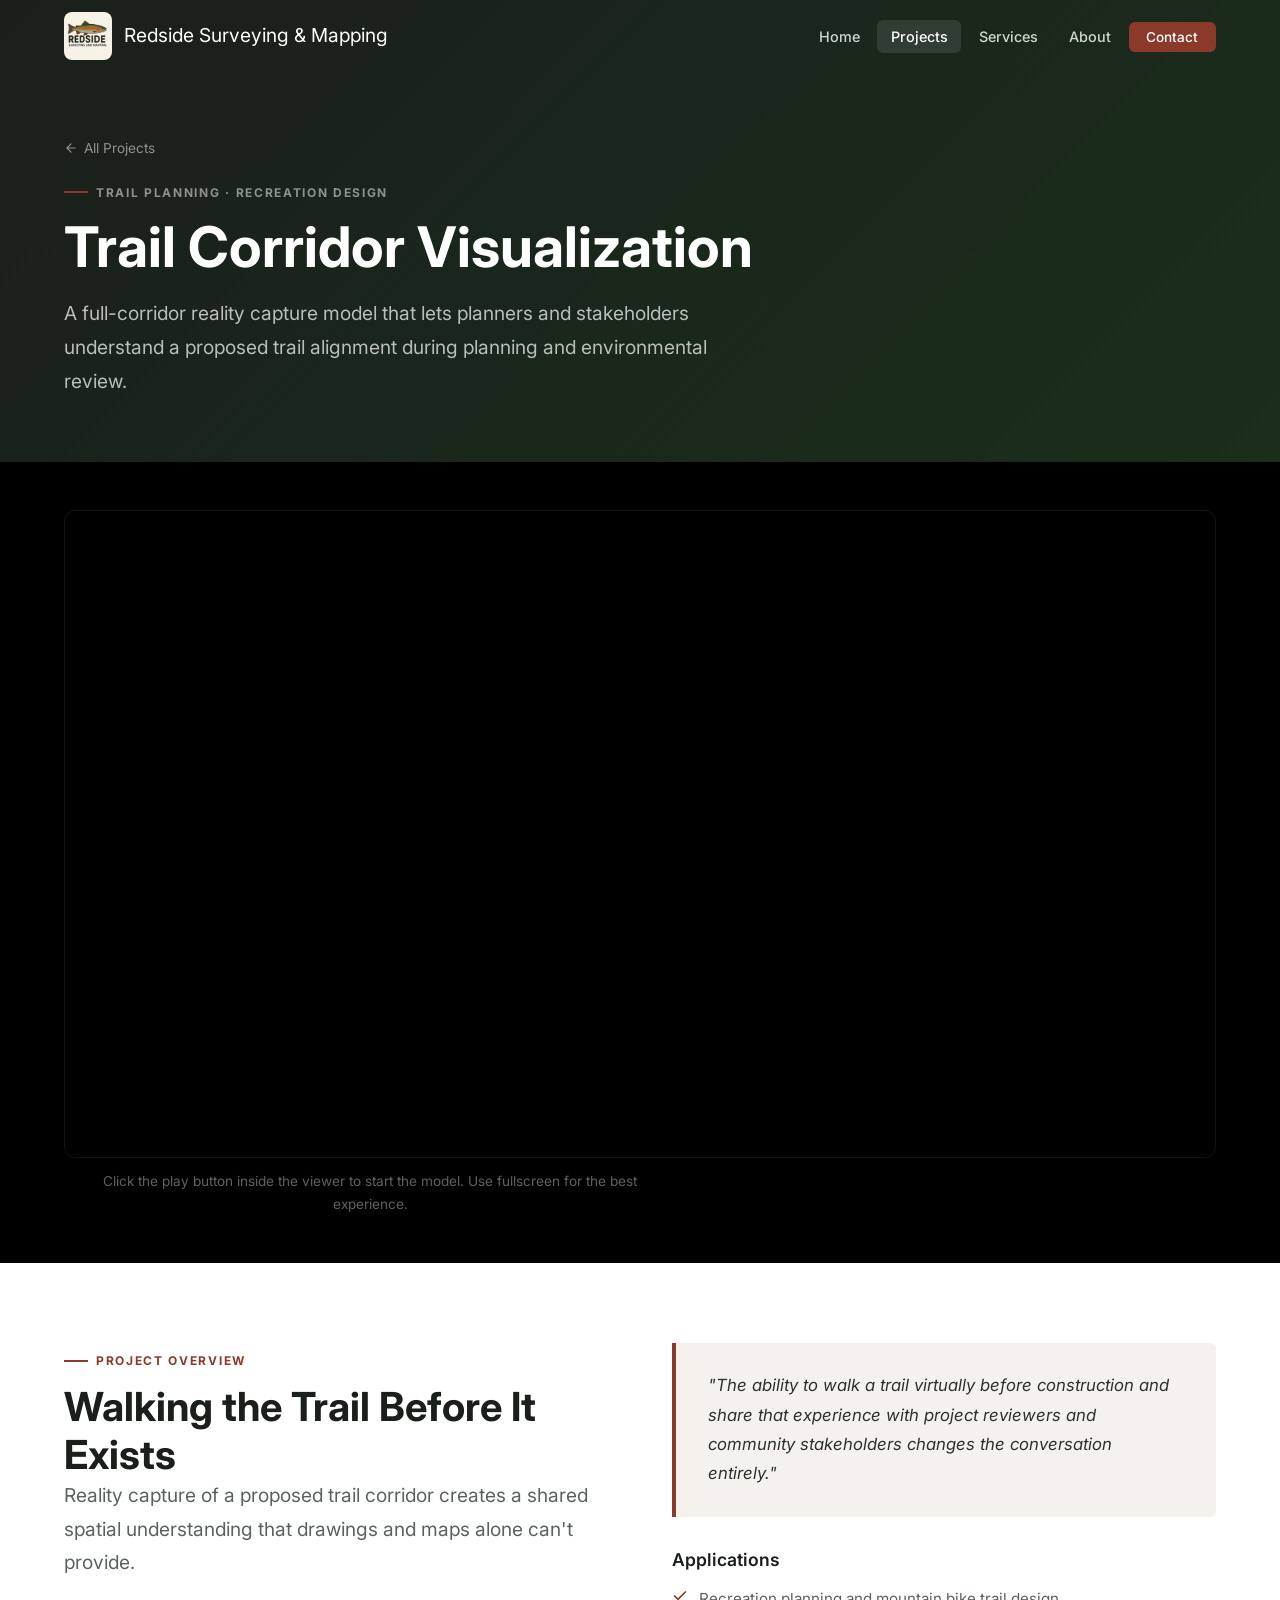
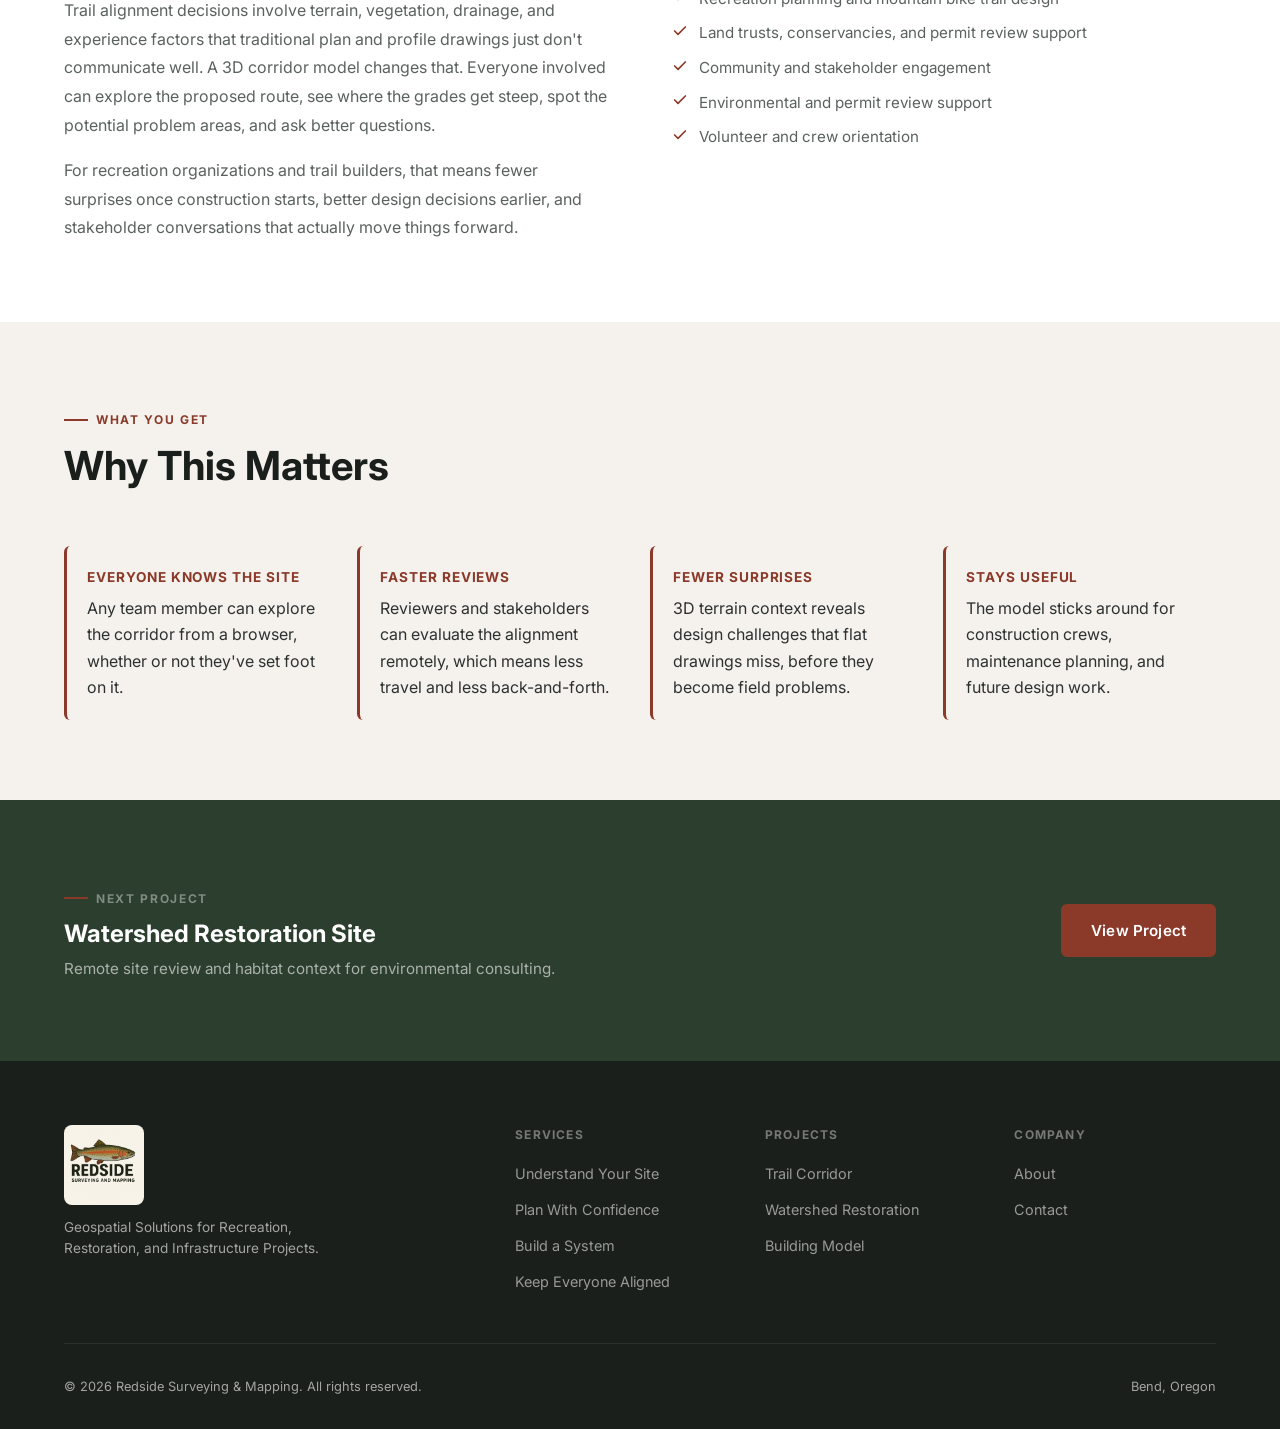
<file: project-trail.html>
<!DOCTYPE html>
<html lang="en">
<head>
  <meta charset="UTF-8" />
  <meta name="viewport" content="width=device-width, initial-scale=1, maximum-scale=1, user-scalable=0" />
  <title>Trail Corridor Visualization | Redside Surveying & Mapping</title>
  <meta name="description" content="Interactive 3D trail corridor visualization for trail planning, stakeholder engagement, and recreation design." />
  <link rel="preconnect" href="https://fonts.googleapis.com" />
  <link rel="preconnect" href="https://fonts.gstatic.com" crossorigin />
  <link href="https://fonts.googleapis.com/css2?family=Inter:wght@400;500;600;700;800&display=swap" rel="stylesheet" />
  <link rel="stylesheet" href="css/style.css" />
  <style>
    .fade-in { opacity: 0; transform: translateY(24px); transition: opacity 600ms ease, transform 600ms ease; }
    .fade-in.visible { opacity: 1; transform: translateY(0); }
  </style>
</head>
<body class="project-page">

  <!-- ===== Navigation ===== -->
  <nav class="nav scrolled" aria-label="Main navigation">
    <div class="container nav__inner">
      <a href="index.html" class="nav__logo">
        <img src="images/logo.png" alt="Redside Surveying &amp; Mapping" class="nav__logo-img" />
        <div class="nav__logo-text">
          <span class="nav__logo-name">Redside Surveying &amp; Mapping</span>
        </div>
      </a>
      <ul class="nav__links" role="list">
        <li><a href="index.html">Home</a></li>
        <li><a href="portfolio.html" class="active">Projects</a></li>
        <li><a href="services.html">Services</a></li>
        <li><a href="about.html">About</a></li>
        <li><a href="contact.html" class="nav__cta">Contact</a></li>
      </ul>
      <button class="nav__toggle" aria-label="Toggle navigation" aria-expanded="false">
        <span></span><span></span><span></span>
      </button>
    </div>
  </nav>

  <!-- ===== Page Hero ===== -->
  <section class="page-hero">
    <div class="container">
      <div style="margin-bottom:.75rem;">
        <a href="portfolio.html" style="color:rgba(255,255,255,.5); font-size:.85rem; display:inline-flex; align-items:center; gap:.4rem;">
          <svg width="14" height="14" viewBox="0 0 24 24" fill="none" stroke="currentColor" stroke-width="2" stroke-linecap="round" stroke-linejoin="round"><path d="M19 12H5M12 19l-7-7 7-7"/></svg>
          All Projects
        </a>
      </div>
      <div class="section-eyebrow" style="color:rgba(255,255,255,.5);">Trail Planning · Recreation Design</div>
      <h1>Trail Corridor Visualization</h1>
      <p class="lead" style="max-width:58ch;">
        A full-corridor reality capture model that lets planners and stakeholders 
        understand a proposed trail alignment during planning and environmental review.
      </p>
    </div>
  </section>

  <!-- ===== Interactive Viewer ===== -->
  <section id="viewer" style="background: black; padding: 3rem 0;">
    <div class="container">

      <!--
        ============================================================
        NIRA EMBED: TRAIL CORRIDOR
        ============================================================
        When your Nira asset is ready and set to "Publicly Accessible":
        1. Copy the asset URL from your browser's address bar (or Share > Visibility)
        2. Replace the .viewer-placeholder block below with the iframe block in the comment
        3. Paste your URL into the src attribute
        ============================================================

        READY TO GO: replace the placeholder with this:

        <div class="viewer-iframe-container">
          <iframe
            frameborder="0"
            loading="lazy"
            style="background:black"
            allowfullscreen
            src="https://app.nira.app/YOUR_ASSET_URL_HERE"
            title="Trail Corridor 3D Model | Redside Surveying & Mapping">
          </iframe>
        </div>

        ============================================================
      -->

      <div class="viewer-iframe-container viewer-iframe-container--hero">
        <iframe
          frameborder="0"
          width="800"
          height="640"
          style="background:black"
          allowfullscreen
          src="https://redsidemapping.nira.app/a/aF21v2UqTr6QHk-ubuFTnw/1"
          title="Trail Corridor Visualization 3D Model | Redside Surveying & Mapping">
        </iframe>
      </div>
      <p class="viewer-section__hint">Click the play button inside the viewer to start the model. Use fullscreen for the best experience.</p>

    </div>
  </section>

  <!-- ===== Project Content ===== -->
  <section class="section">
    <div class="container">
      <div class="grid-2 fade-in" style="gap:4rem; align-items:start;">
        <div>
          <div class="section-eyebrow">Project Overview</div>
          <h2>Walking the Trail Before It Exists</h2>
          <p class="lead">Reality capture of a proposed trail corridor creates a shared spatial understanding that drawings and maps alone can't provide.</p>
          <p style="color:var(--color-text-muted); margin-top:1rem; line-height:1.8;">
            Trail alignment decisions involve terrain, vegetation, drainage, and experience 
            factors that traditional plan and profile drawings just don't communicate well. 
            A 3D corridor model changes that. Everyone involved can explore the proposed route, 
            see where the grades get steep, spot the potential problem areas, and ask better questions.
          </p>
          <p style="color:var(--color-text-muted); margin-top:1rem; line-height:1.8;">
            For recreation organizations and trail builders, that means fewer surprises once 
            construction starts, better design decisions earlier, and stakeholder conversations 
            that actually move things forward.
          </p>
        </div>
        <div>
          <div class="callout" style="margin-bottom:2rem;">
            <p>"The ability to walk a trail virtually before construction and share that experience with project reviewers and community stakeholders changes the conversation entirely."</p>
          </div>
          <h4 style="margin-bottom:1rem;">Applications</h4>
          <ul style="display:flex; flex-direction:column; gap:.6rem;">
            <li style="display:flex; gap:.7rem; align-items:flex-start; font-size:.95rem; color:var(--color-text-muted);">
              <svg width="16" height="16" viewBox="0 0 24 24" fill="none" stroke="var(--color-rust)" stroke-width="2.5" stroke-linecap="round" stroke-linejoin="round" style="flex-shrink:0; margin-top:.15rem;"><polyline points="20 6 9 17 4 12"/></svg>
              Recreation planning and mountain bike trail design
            </li>
            <li style="display:flex; gap:.7rem; align-items:flex-start; font-size:.95rem; color:var(--color-text-muted);">
              <svg width="16" height="16" viewBox="0 0 24 24" fill="none" stroke="var(--color-rust)" stroke-width="2.5" stroke-linecap="round" stroke-linejoin="round" style="flex-shrink:0; margin-top:.15rem;"><polyline points="20 6 9 17 4 12"/></svg>
              Land trusts, conservancies, and permit review support
            </li>
            <li style="display:flex; gap:.7rem; align-items:flex-start; font-size:.95rem; color:var(--color-text-muted);">
              <svg width="16" height="16" viewBox="0 0 24 24" fill="none" stroke="var(--color-rust)" stroke-width="2.5" stroke-linecap="round" stroke-linejoin="round" style="flex-shrink:0; margin-top:.15rem;"><polyline points="20 6 9 17 4 12"/></svg>
              Community and stakeholder engagement
            </li>
            <li style="display:flex; gap:.7rem; align-items:flex-start; font-size:.95rem; color:var(--color-text-muted);">
              <svg width="16" height="16" viewBox="0 0 24 24" fill="none" stroke="var(--color-rust)" stroke-width="2.5" stroke-linecap="round" stroke-linejoin="round" style="flex-shrink:0; margin-top:.15rem;"><polyline points="20 6 9 17 4 12"/></svg>
              Environmental and permit review support
            </li>
            <li style="display:flex; gap:.7rem; align-items:flex-start; font-size:.95rem; color:var(--color-text-muted);">
              <svg width="16" height="16" viewBox="0 0 24 24" fill="none" stroke="var(--color-rust)" stroke-width="2.5" stroke-linecap="round" stroke-linejoin="round" style="flex-shrink:0; margin-top:.15rem;"><polyline points="20 6 9 17 4 12"/></svg>
              Volunteer and crew orientation
            </li>
          </ul>
        </div>
      </div>
    </div>
  </section>

  <!-- ===== Takeaways ===== -->
  <section class="section bg-cream">
    <div class="container fade-in">
      <div class="section-header">
        <div class="section-eyebrow">What You Get</div>
        <h2>Why This Matters</h2>
      </div>
      <div class="takeaways">
        <div class="takeaway-item">
          <strong>Everyone Knows the Site</strong>
          Any team member can explore the corridor from a browser, whether or not they've set foot on it.
        </div>
        <div class="takeaway-item">
          <strong>Faster Reviews</strong>
          Reviewers and stakeholders can evaluate the alignment remotely, which means less travel and less back-and-forth.
        </div>
        <div class="takeaway-item">
          <strong>Fewer Surprises</strong>
          3D terrain context reveals design challenges that flat drawings miss, before they become field problems.
        </div>
        <div class="takeaway-item">
          <strong>Stays Useful</strong>
          The model sticks around for construction crews, maintenance planning, and future design work.
        </div>
      </div>
    </div>
  </section>


  <!-- ===== Next Project ===== -->
  <section class="section bg-earth">
    <div class="container fade-in" style="display:flex; align-items:center; justify-content:space-between; gap:2rem; flex-wrap:wrap;">
      <div>
        <div class="section-eyebrow" style="color:rgba(255,255,255,.4);">Next Project</div>
        <h3 style="color:#fff; font-size:1.5rem;">Watershed Restoration Site</h3>
        <p style="color:rgba(255,255,255,.6); font-size:.95rem; margin-top:.4rem;">Remote site review and habitat context for environmental consulting.</p>
      </div>
      <a href="project-watershed.html" class="btn btn-primary">View Project</a>
    </div>
  </section>

  <!-- ===== Footer ===== -->
  <footer class="footer">
    <div class="container">
      <div class="footer__grid">
        <div>
          <img src="images/logo.png" alt="Redside Surveying &amp; Mapping" style="height:80px; border-radius:8px; margin-bottom:.75rem; display:block;" />
          <p class="footer__tagline">Geospatial Solutions for Recreation,<br>Restoration, and Infrastructure Projects.</p>
        </div>
        <div>
          <div class="footer__heading">Services</div>
          <ul class="footer__links">
            <li><a href="services.html">Understand Your Site</a></li>
            <li><a href="services.html">Plan With Confidence</a></li>
            <li><a href="services.html">Build a System</a></li>
            <li><a href="services.html">Keep Everyone Aligned</a></li>
          </ul>
        </div>
        <div>
          <div class="footer__heading">Projects</div>
          <ul class="footer__links">
            <li><a href="project-trail.html">Trail Corridor</a></li>
            <li><a href="project-watershed.html">Watershed Restoration</a></li>
            <li><a href="project-building.html">Building Model</a></li>
          </ul>
        </div>
        <div>
          <div class="footer__heading">Company</div>
          <ul class="footer__links">
            <li><a href="about.html">About</a></li>
            <li><a href="contact.html">Contact</a></li>
          </ul>
        </div>
      </div>
      <div class="footer__bottom">
        <span>&copy; 2026 Redside Surveying &amp; Mapping. All rights reserved.</span>
        <span>Bend, Oregon</span>
      </div>
    </div>
  </footer>

  <script src="js/main.js"></script>
</body>
</html>
</file>
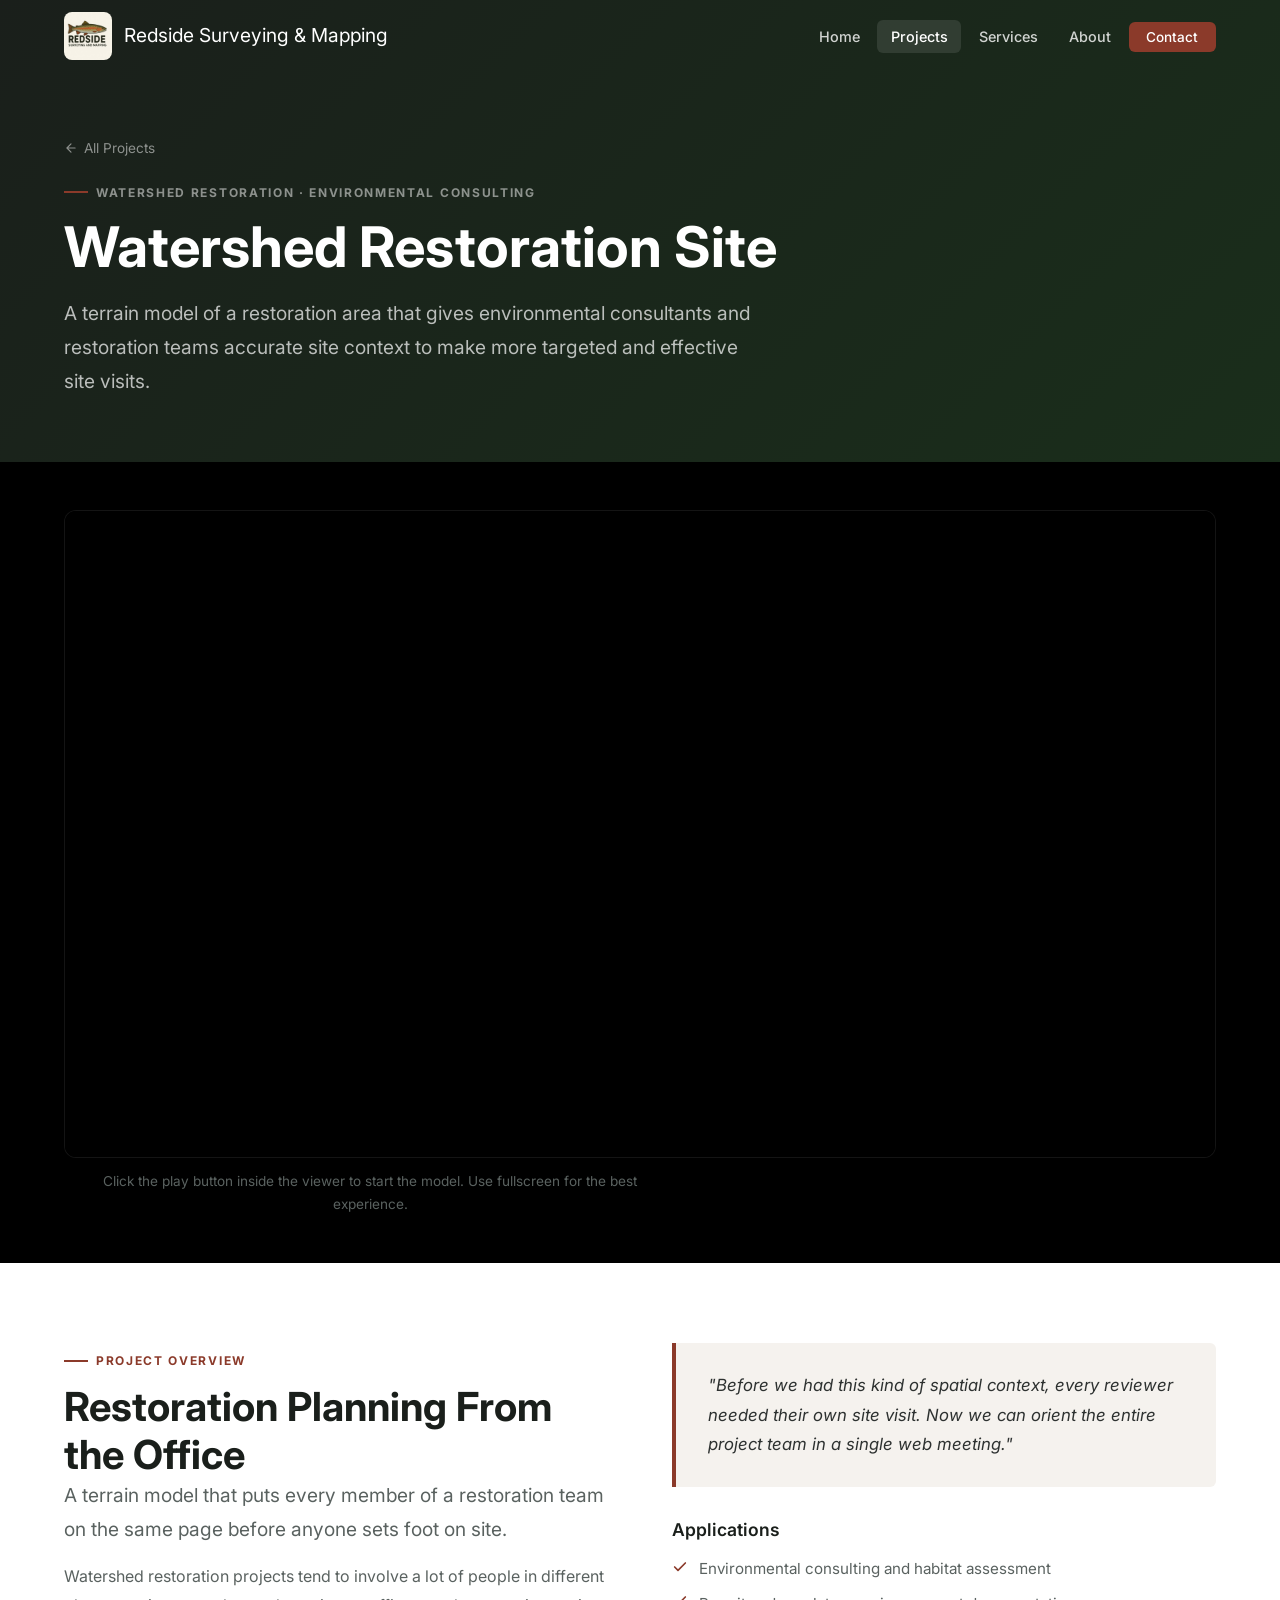
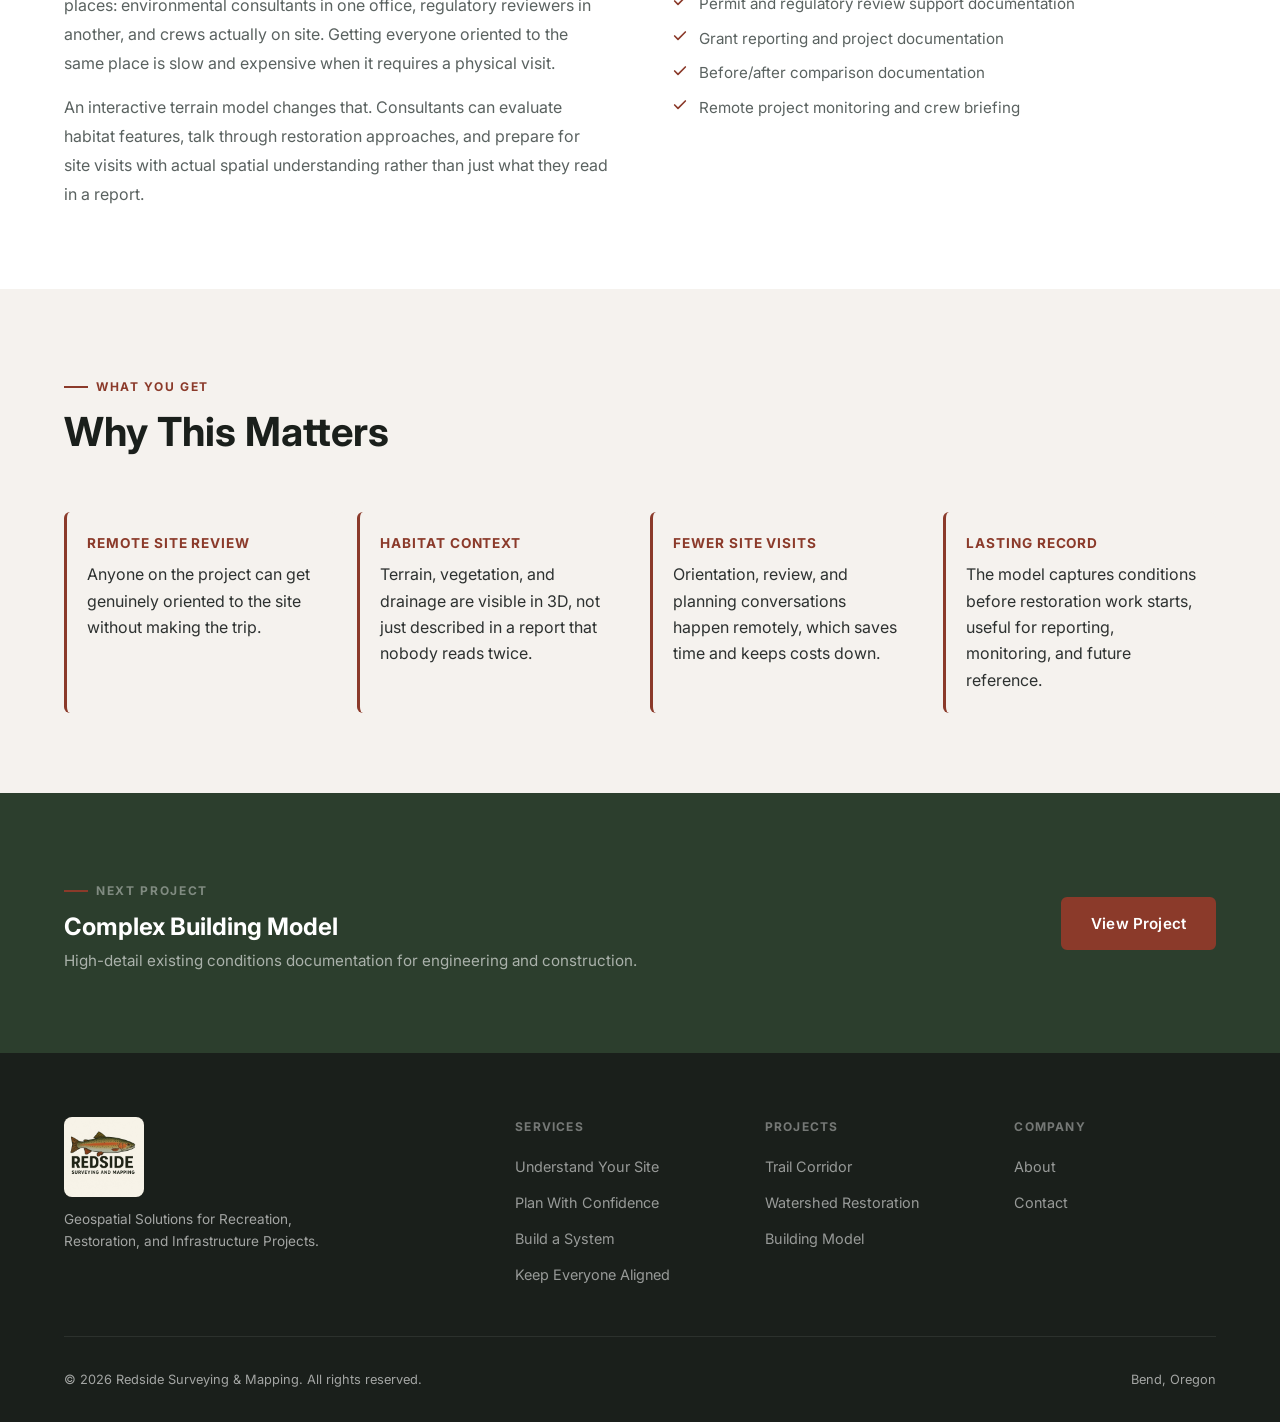
<file: project-watershed.html>
<!DOCTYPE html>
<html lang="en">
<head>
  <meta charset="UTF-8" />
  <meta name="viewport" content="width=device-width, initial-scale=1, maximum-scale=1, user-scalable=0" />
  <title>Watershed Restoration Site | Redside Surveying & Mapping</title>
  <meta name="description" content="Interactive 3D terrain model for watershed restoration, supporting environmental consulting, habitat assessment, and remote project review." />
  <link rel="preconnect" href="https://fonts.googleapis.com" />
  <link rel="preconnect" href="https://fonts.gstatic.com" crossorigin />
  <link href="https://fonts.googleapis.com/css2?family=Inter:wght@400;500;600;700;800&display=swap" rel="stylesheet" />
  <link rel="stylesheet" href="css/style.css" />
  <style>
    .fade-in { opacity: 0; transform: translateY(24px); transition: opacity 600ms ease, transform 600ms ease; }
    .fade-in.visible { opacity: 1; transform: translateY(0); }
  </style>
</head>
<body class="project-page">

  <!-- ===== Navigation ===== -->
  <nav class="nav scrolled" aria-label="Main navigation">
    <div class="container nav__inner">
      <a href="index.html" class="nav__logo">
        <img src="images/logo.png" alt="Redside Surveying &amp; Mapping" class="nav__logo-img" />
        <div class="nav__logo-text">
          <span class="nav__logo-name">Redside Surveying &amp; Mapping</span>
        </div>
      </a>
      <ul class="nav__links" role="list">
        <li><a href="index.html">Home</a></li>
        <li><a href="portfolio.html" class="active">Projects</a></li>
        <li><a href="services.html">Services</a></li>
        <li><a href="about.html">About</a></li>
        <li><a href="contact.html" class="nav__cta">Contact</a></li>
      </ul>
      <button class="nav__toggle" aria-label="Toggle navigation" aria-expanded="false">
        <span></span><span></span><span></span>
      </button>
    </div>
  </nav>

  <!-- ===== Page Hero ===== -->
  <section class="page-hero">
    <div class="container">
      <div style="margin-bottom:.75rem;">
        <a href="portfolio.html" style="color:rgba(255,255,255,.5); font-size:.85rem; display:inline-flex; align-items:center; gap:.4rem;">
          <svg width="14" height="14" viewBox="0 0 24 24" fill="none" stroke="currentColor" stroke-width="2" stroke-linecap="round" stroke-linejoin="round"><path d="M19 12H5M12 19l-7-7 7-7"/></svg>
          All Projects
        </a>
      </div>
      <div class="section-eyebrow" style="color:rgba(255,255,255,.5);">Watershed Restoration · Environmental Consulting</div>
      <h1>Watershed Restoration Site</h1>
      <p class="lead" style="max-width:58ch;">
        A terrain model of a restoration area that gives environmental consultants and 
        restoration teams accurate site context to make more targeted and effective site visits.
      </p>
    </div>
  </section>

  <!-- ===== Interactive Viewer ===== -->
  <section id="viewer" style="background: black; padding: 3rem 0;">
    <div class="container">

      <!--
        ============================================================
        NIRA EMBED: WATERSHED RESTORATION SITE
        ============================================================
        Replace the placeholder below with:

        <div class="viewer-iframe-container">
          <iframe
            frameborder="0"
            loading="lazy"
            style="background:black"
            allowfullscreen
            src="https://app.nira.app/YOUR_ASSET_URL_HERE"
            title="Watershed Restoration Site 3D Model | Redside Surveying & Mapping">
          </iframe>
        </div>

        ============================================================
      -->

      <div class="viewer-iframe-container viewer-iframe-container--hero">
        <iframe
          frameborder="0"
          width="800"
          height="640"
          style="background:black"
          allowfullscreen
          src="https://redsidemapping.nira.app/a/89-wfMpBTC66tqV2csEcsw/1"
          title="Watershed Restoration Site 3D Model | Redside Surveying & Mapping">
        </iframe>
      </div>
      <p class="viewer-section__hint">Click the play button inside the viewer to start the model. Use fullscreen for the best experience.</p>

    </div>
  </section>

  <!-- ===== Project Content ===== -->
  <section class="section">
    <div class="container">
      <div class="grid-2 fade-in" style="gap:4rem; align-items:start;">
        <div>
          <div class="section-eyebrow">Project Overview</div>
          <h2>Restoration Planning From the Office</h2>
          <p class="lead">A terrain model that puts every member of a restoration team on the same page before anyone sets foot on site.</p>
          <p style="color:var(--color-text-muted); margin-top:1rem; line-height:1.8;">
            Watershed restoration projects tend to involve a lot of people in different places: 
            environmental consultants in one office, regulatory reviewers in another, and crews 
            actually on site. Getting everyone oriented to the same place is slow and expensive 
            when it requires a physical visit.
          </p>
          <p style="color:var(--color-text-muted); margin-top:1rem; line-height:1.8;">
            An interactive terrain model changes that. Consultants can evaluate habitat features, 
            talk through restoration approaches, and prepare for site visits with actual spatial 
            understanding rather than just what they read in a report.
          </p>
        </div>
        <div>
          <div class="callout" style="margin-bottom:2rem;">
            <p>"Before we had this kind of spatial context, every reviewer needed their own site visit. Now we can orient the entire project team in a single web meeting."</p>
          </div>
          <h4 style="margin-bottom:1rem;">Applications</h4>
          <ul style="display:flex; flex-direction:column; gap:.6rem;">
            <li style="display:flex; gap:.7rem; align-items:flex-start; font-size:.95rem; color:var(--color-text-muted);">
              <svg width="16" height="16" viewBox="0 0 24 24" fill="none" stroke="var(--color-rust)" stroke-width="2.5" stroke-linecap="round" stroke-linejoin="round" style="flex-shrink:0; margin-top:.15rem;"><polyline points="20 6 9 17 4 12"/></svg>
              Environmental consulting and habitat assessment
            </li>
            <li style="display:flex; gap:.7rem; align-items:flex-start; font-size:.95rem; color:var(--color-text-muted);">
              <svg width="16" height="16" viewBox="0 0 24 24" fill="none" stroke="var(--color-rust)" stroke-width="2.5" stroke-linecap="round" stroke-linejoin="round" style="flex-shrink:0; margin-top:.15rem;"><polyline points="20 6 9 17 4 12"/></svg>
              Permit and regulatory review support documentation
            </li>
            <li style="display:flex; gap:.7rem; align-items:flex-start; font-size:.95rem; color:var(--color-text-muted);">
              <svg width="16" height="16" viewBox="0 0 24 24" fill="none" stroke="var(--color-rust)" stroke-width="2.5" stroke-linecap="round" stroke-linejoin="round" style="flex-shrink:0; margin-top:.15rem;"><polyline points="20 6 9 17 4 12"/></svg>
              Grant reporting and project documentation
            </li>
            <li style="display:flex; gap:.7rem; align-items:flex-start; font-size:.95rem; color:var(--color-text-muted);">
              <svg width="16" height="16" viewBox="0 0 24 24" fill="none" stroke="var(--color-rust)" stroke-width="2.5" stroke-linecap="round" stroke-linejoin="round" style="flex-shrink:0; margin-top:.15rem;"><polyline points="20 6 9 17 4 12"/></svg>
              Before/after comparison documentation
            </li>
            <li style="display:flex; gap:.7rem; align-items:flex-start; font-size:.95rem; color:var(--color-text-muted);">
              <svg width="16" height="16" viewBox="0 0 24 24" fill="none" stroke="var(--color-rust)" stroke-width="2.5" stroke-linecap="round" stroke-linejoin="round" style="flex-shrink:0; margin-top:.15rem;"><polyline points="20 6 9 17 4 12"/></svg>
              Remote project monitoring and crew briefing
            </li>
          </ul>
        </div>
      </div>
    </div>
  </section>

  <!-- ===== Takeaways ===== -->
  <section class="section bg-cream">
    <div class="container fade-in">
      <div class="section-header">
        <div class="section-eyebrow">What You Get</div>
        <h2>Why This Matters</h2>
      </div>
      <div class="takeaways">
        <div class="takeaway-item">
          <strong>Remote Site Review</strong>
          Anyone on the project can get genuinely oriented to the site without making the trip.
        </div>
        <div class="takeaway-item">
          <strong>Habitat Context</strong>
          Terrain, vegetation, and drainage are visible in 3D, not just described in a report that nobody reads twice.
        </div>
        <div class="takeaway-item">
          <strong>Fewer Site Visits</strong>
          Orientation, review, and planning conversations happen remotely, which saves time and keeps costs down.
        </div>
        <div class="takeaway-item">
          <strong>Lasting Record</strong>
          The model captures conditions before restoration work starts, useful for reporting, monitoring, and future reference.
        </div>
      </div>
    </div>
  </section>


  <!-- ===== Next Project ===== -->
  <section class="section bg-earth">
    <div class="container fade-in" style="display:flex; align-items:center; justify-content:space-between; gap:2rem; flex-wrap:wrap;">
      <div>
        <div class="section-eyebrow" style="color:rgba(255,255,255,.4);">Next Project</div>
        <h3 style="color:#fff; font-size:1.5rem;">Complex Building Model</h3>
        <p style="color:rgba(255,255,255,.6); font-size:.95rem; margin-top:.4rem;">High-detail existing conditions documentation for engineering and construction.</p>
      </div>
      <a href="project-building.html" class="btn btn-primary">View Project</a>
    </div>
  </section>

  <!-- ===== Footer ===== -->
  <footer class="footer">
    <div class="container">
      <div class="footer__grid">
        <div>
          <img src="images/logo.png" alt="Redside Surveying &amp; Mapping" style="height:80px; border-radius:8px; margin-bottom:.75rem; display:block;" />
          <p class="footer__tagline">Geospatial Solutions for Recreation,<br>Restoration, and Infrastructure Projects.</p>
        </div>
        <div>
          <div class="footer__heading">Services</div>
          <ul class="footer__links">
            <li><a href="services.html">Understand Your Site</a></li>
            <li><a href="services.html">Plan With Confidence</a></li>
            <li><a href="services.html">Build a System</a></li>
            <li><a href="services.html">Keep Everyone Aligned</a></li>
          </ul>
        </div>
        <div>
          <div class="footer__heading">Projects</div>
          <ul class="footer__links">
            <li><a href="project-trail.html">Trail Corridor</a></li>
            <li><a href="project-watershed.html">Watershed Restoration</a></li>
            <li><a href="project-building.html">Building Model</a></li>
          </ul>
        </div>
        <div>
          <div class="footer__heading">Company</div>
          <ul class="footer__links">
            <li><a href="about.html">About</a></li>
            <li><a href="contact.html">Contact</a></li>
          </ul>
        </div>
      </div>
      <div class="footer__bottom">
        <span>&copy; 2026 Redside Surveying &amp; Mapping. All rights reserved.</span>
        <span>Bend, Oregon</span>
      </div>
    </div>
  </footer>

  <script src="js/main.js"></script>
</body>
</html>
</file>
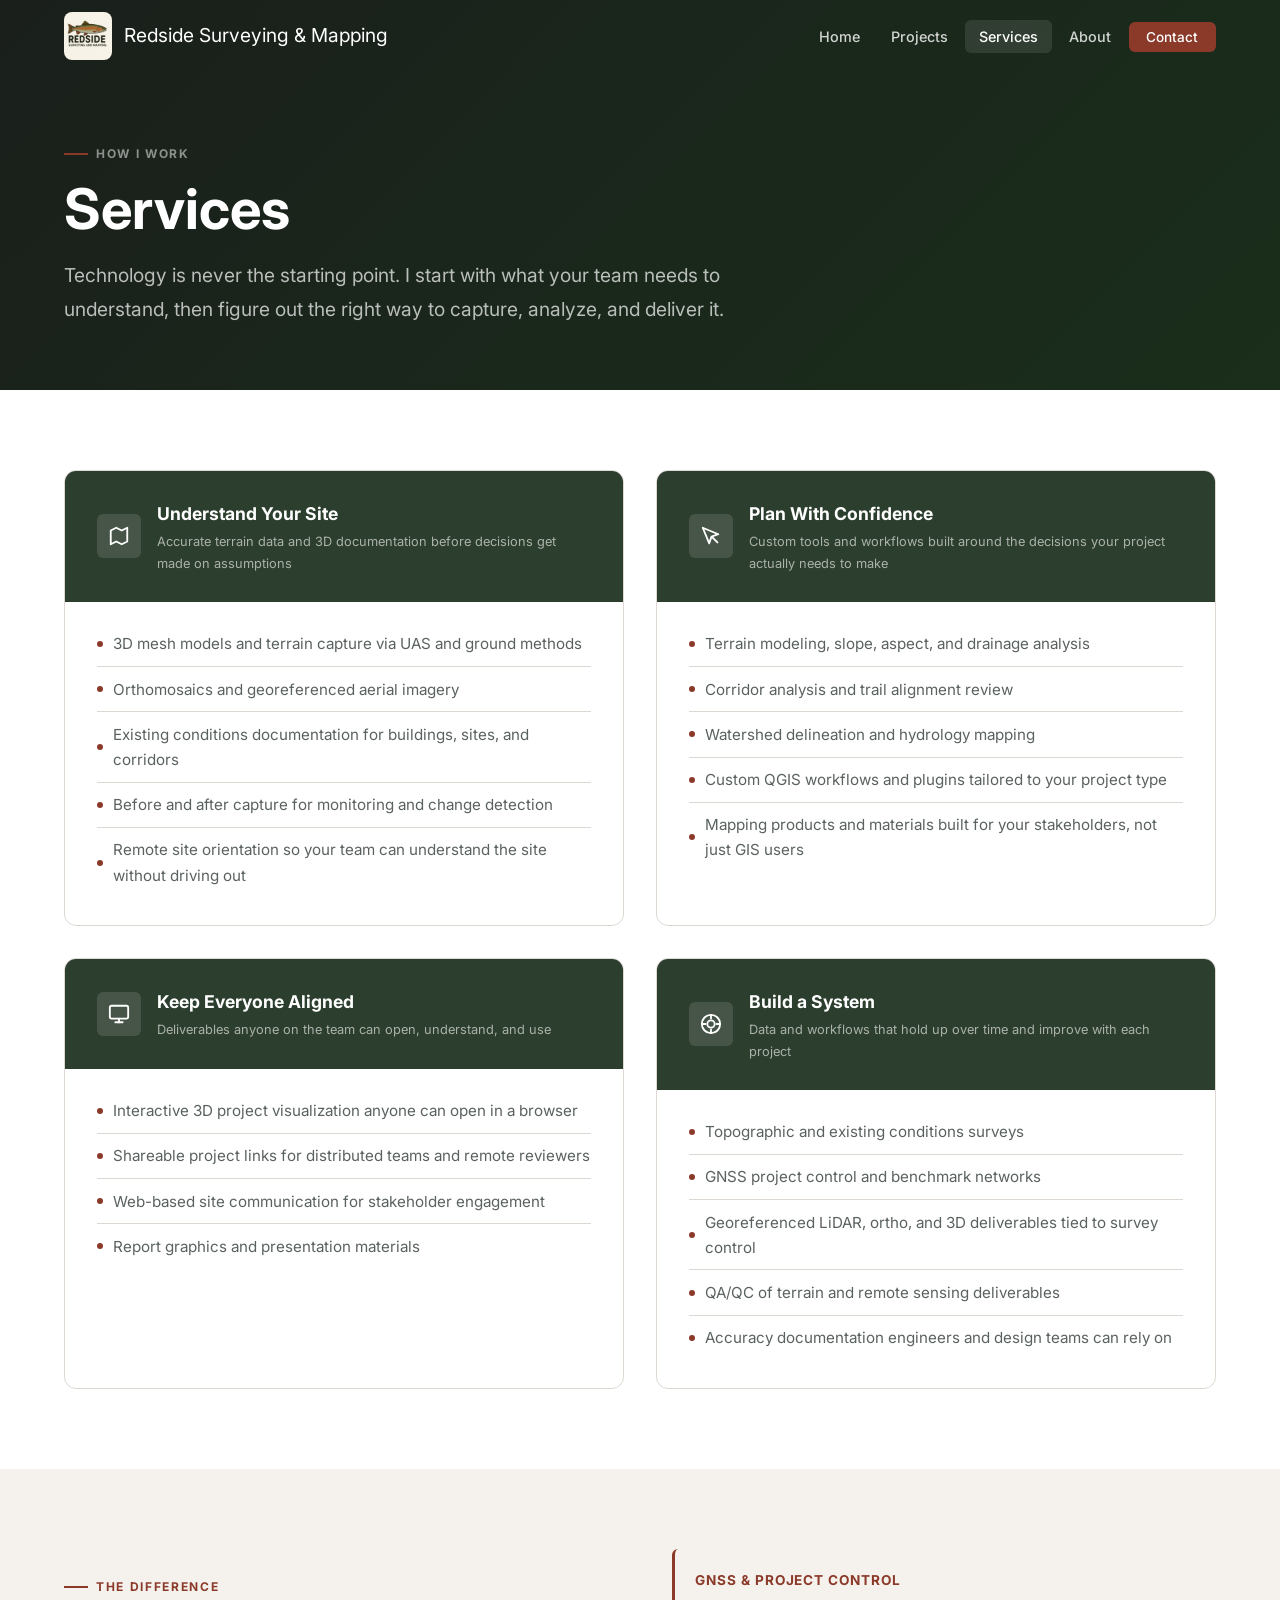
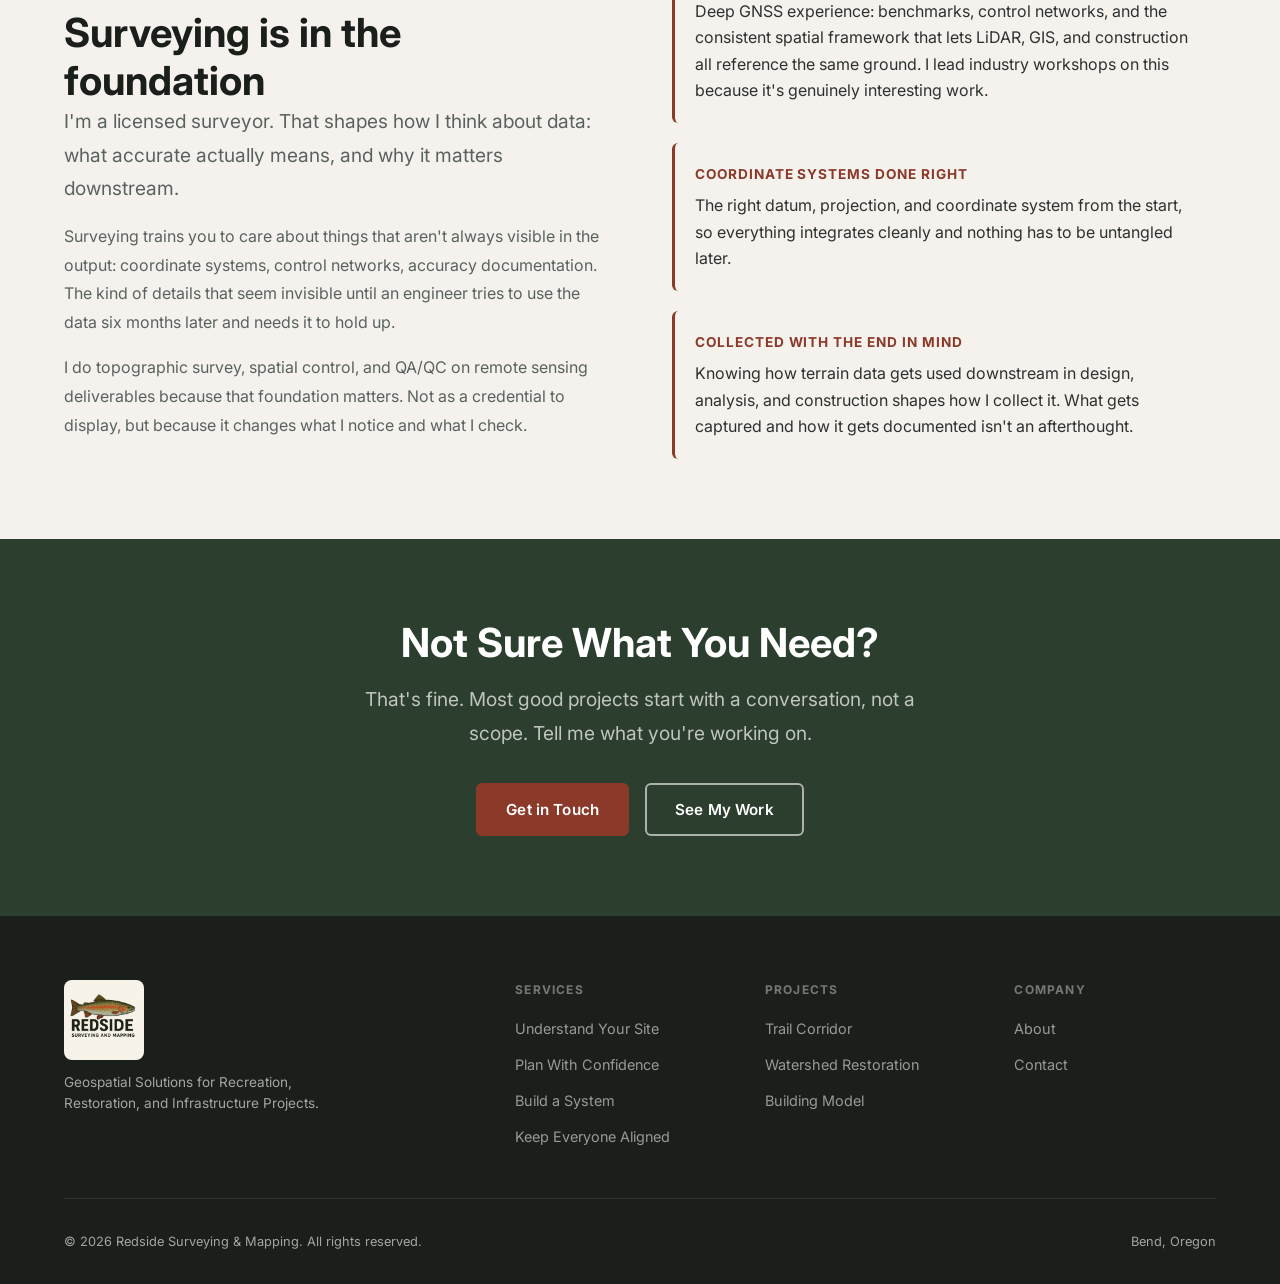
<file: services.html>
<!DOCTYPE html>
<html lang="en">
<head>
  <meta charset="UTF-8" />
  <meta name="viewport" content="width=device-width, initial-scale=1.0" />
  <title>Services | Redside Surveying & Mapping</title>
  <meta name="description" content="Redside Mapping helps project teams understand their sites, plan with confidence, and deliver work that everyone can use. Modern geospatial consulting from a licensed surveyor in Bend, Oregon." />
  <link rel="preconnect" href="https://fonts.googleapis.com" />
  <link rel="preconnect" href="https://fonts.gstatic.com" crossorigin />
  <link href="https://fonts.googleapis.com/css2?family=Inter:wght@400;500;600;700;800&display=swap" rel="stylesheet" />
  <link rel="stylesheet" href="css/style.css" />
  <style>
    .fade-in { opacity: 0; transform: translateY(24px); transition: opacity 600ms ease, transform 600ms ease; }
    .fade-in.visible { opacity: 1; transform: translateY(0); }
  </style>
</head>
<body>

  <!-- ===== Navigation ===== -->
  <nav class="nav scrolled" aria-label="Main navigation">
    <div class="container nav__inner">
      <a href="index.html" class="nav__logo">
        <img src="images/logo.png" alt="Redside Surveying &amp; Mapping" class="nav__logo-img" />
        <div class="nav__logo-text">
          <span class="nav__logo-name">Redside Surveying &amp; Mapping</span>
        </div>
      </a>
      <ul class="nav__links" role="list">
        <li><a href="index.html">Home</a></li>
        <li><a href="portfolio.html">Projects</a></li>
        <li><a href="services.html" class="active">Services</a></li>
        <li><a href="about.html">About</a></li>
        <li><a href="contact.html" class="nav__cta">Contact</a></li>
      </ul>
      <button class="nav__toggle" aria-label="Toggle navigation" aria-expanded="false">
        <span></span><span></span><span></span>
      </button>
    </div>
  </nav>

  <!-- ===== Page Hero ===== -->
  <section class="page-hero">
    <div class="container">
      <div class="section-eyebrow" style="color:rgba(255,255,255,.5);">How I Work</div>
      <h1>Services</h1>
      <p class="lead" style="max-width:60ch;">
        Technology is never the starting point. I start with what your team needs to understand, 
        then figure out the right way to capture, analyze, and deliver it.
      </p>
    </div>
  </section>

  <!-- ===== Service Categories ===== -->
  <section class="section">
    <div class="container">
      <div class="grid-2 fade-in" style="gap:2rem;">

        <!-- Understand Your Site -->
        <div class="service-group">
          <div class="service-group__header">
            <div class="service-group__icon">
              <svg width="22" height="22" viewBox="0 0 24 24" fill="none" stroke="currentColor" stroke-width="2" stroke-linecap="round" stroke-linejoin="round"><polygon points="3 6 9 3 15 6 21 3 21 18 15 21 9 18 3 21"/></svg>
            </div>
            <div>
              <div class="service-group__title">Understand Your Site</div>
              <div style="font-size:.8rem; color:rgba(255,255,255,.6); margin-top:.2rem;">Accurate terrain data and 3D documentation before decisions get made on assumptions</div>
            </div>
          </div>
          <ul class="service-group__list">
            <li>3D mesh models and terrain capture via UAS and ground methods</li>
            <li>Orthomosaics and georeferenced aerial imagery</li>
            <li>Existing conditions documentation for buildings, sites, and corridors</li>
            <li>Before and after capture for monitoring and change detection</li>
            <li>Remote site orientation so your team can understand the site without driving out</li>
          </ul>
        </div>

        <!-- Plan With Confidence -->
        <div class="service-group">
          <div class="service-group__header">
            <div class="service-group__icon">
              <svg width="22" height="22" viewBox="0 0 24 24" fill="none" stroke="currentColor" stroke-width="2" stroke-linecap="round" stroke-linejoin="round"><path d="M3 3l7.07 16.97 2.51-7.39 7.39-2.51L3 3z"/><path d="M13 13l6 6"/></svg>
            </div>
            <div>
              <div class="service-group__title">Plan With Confidence</div>
              <div style="font-size:.8rem; color:rgba(255,255,255,.6); margin-top:.2rem;">Custom tools and workflows built around the decisions your project actually needs to make</div>
            </div>
          </div>
          <ul class="service-group__list">
            <li>Terrain modeling, slope, aspect, and drainage analysis</li>
            <li>Corridor analysis and trail alignment review</li>
            <li>Watershed delineation and hydrology mapping</li>
            <li>Custom QGIS workflows and plugins tailored to your project type</li>
            <li>Mapping products and materials built for your stakeholders, not just GIS users</li>
          </ul>
        </div>

        <!-- Keep Everyone Aligned -->
        <div class="service-group">
          <div class="service-group__header">
            <div class="service-group__icon">
              <svg width="22" height="22" viewBox="0 0 24 24" fill="none" stroke="currentColor" stroke-width="2" stroke-linecap="round" stroke-linejoin="round"><rect x="2" y="3" width="20" height="14" rx="2" ry="2"/><line x1="8" y1="21" x2="16" y2="21"/><line x1="12" y1="17" x2="12" y2="21"/></svg>
            </div>
            <div>
              <div class="service-group__title">Keep Everyone Aligned</div>
              <div style="font-size:.8rem; color:rgba(255,255,255,.6); margin-top:.2rem;">Deliverables anyone on the team can open, understand, and use</div>
            </div>
          </div>
          <ul class="service-group__list">
            <li>Interactive 3D project visualization anyone can open in a browser</li>
            <li>Shareable project links for distributed teams and remote reviewers</li>
            <li>Web-based site communication for stakeholder engagement</li>
            <li>Report graphics and presentation materials</li>
          </ul>
        </div>

        <!-- Build a System -->
        <div class="service-group">
          <div class="service-group__header">
            <div class="service-group__icon">
              <svg width="22" height="22" viewBox="0 0 24 24" fill="none" stroke="currentColor" stroke-width="2" stroke-linecap="round" stroke-linejoin="round"><circle cx="12" cy="12" r="10"/><circle cx="12" cy="12" r="4"/><line x1="12" y1="2" x2="12" y2="6"/><line x1="12" y1="18" x2="12" y2="22"/><line x1="2" y1="12" x2="6" y2="12"/><line x1="18" y1="12" x2="22" y2="12"/></svg>
            </div>
            <div>
              <div class="service-group__title">Build a System</div>
              <div style="font-size:.8rem; color:rgba(255,255,255,.6); margin-top:.2rem;">Data and workflows that hold up over time and improve with each project</div>
            </div>
          </div>
          <ul class="service-group__list">
            <li>Topographic and existing conditions surveys</li>
            <li>GNSS project control and benchmark networks</li>
            <li>Georeferenced LiDAR, ortho, and 3D deliverables tied to survey control</li>
            <li>QA/QC of terrain and remote sensing deliverables</li>
            <li>Accuracy documentation engineers and design teams can rely on</li>
          </ul>
        </div>

      </div>
    </div>
  </section>

  <!-- ===== Surveying Differentiator ===== -->
  <section class="section bg-cream">
    <div class="container">
      <div class="grid-2 fade-in" style="gap:4rem; align-items:center;">
        <div>
          <div class="section-eyebrow">The Difference</div>
          <h2>Surveying is in the foundation</h2>
          <p class="lead">I'm a licensed surveyor. That shapes how I think about data: what accurate actually means, and why it matters downstream.</p>
          <p style="color:var(--color-text-muted); margin-top:1rem; line-height:1.8;">
            Surveying trains you to care about things that aren't always visible in the output: 
            coordinate systems, control networks, accuracy documentation. The kind of details 
            that seem invisible until an engineer tries to use the data six months later and 
            needs it to hold up.
          </p>
          <p style="color:var(--color-text-muted); margin-top:1rem; line-height:1.8;">
            I do topographic survey, spatial control, and QA/QC on remote sensing deliverables 
            because that foundation matters. Not as a credential to display, but because it 
            changes what I notice and what I check.
          </p>
        </div>
        <div style="display:flex; flex-direction:column; gap:1.25rem;">
          <div class="takeaway-item">
            <strong>GNSS &amp; Project Control</strong>
            Deep GNSS experience: benchmarks, control networks, and the consistent spatial framework that lets LiDAR, GIS, and construction all reference the same ground. I lead industry workshops on this because it's genuinely interesting work.
          </div>
          <div class="takeaway-item">
            <strong>Coordinate Systems Done Right</strong>
            The right datum, projection, and coordinate system from the start, so everything integrates cleanly and nothing has to be untangled later.
          </div>
          <div class="takeaway-item">
            <strong>Collected with the End in Mind</strong>
            Knowing how terrain data gets used downstream in design, analysis, and construction shapes how I collect it. What gets captured and how it gets documented isn't an afterthought.
          </div>
        </div>
      </div>
    </div>
  </section>

  <!-- ===== CTA ===== -->
  <section class="section bg-earth">
    <div class="container text-center fade-in">
      <h2 style="color:#fff; margin-bottom:1rem;">Not Sure What You Need?</h2>
      <p class="lead" style="color:rgba(255,255,255,.7); margin-inline:auto; max-width:50ch; margin-bottom:2rem;">
        That's fine. Most good projects start with a conversation, not a scope. Tell me what you're working on.
      </p>
      <div style="display:flex; gap:1rem; justify-content:center; flex-wrap:wrap;">
        <a href="contact.html" class="btn btn-primary">Get in Touch</a>
        <a href="portfolio.html" class="btn btn-outline">See My Work</a>
      </div>
    </div>
  </section>

  <!-- ===== Footer ===== -->
  <footer class="footer">
    <div class="container">
      <div class="footer__grid">
        <div>
          <img src="images/logo.png" alt="Redside Surveying &amp; Mapping" style="height:80px; border-radius:8px; margin-bottom:.75rem; display:block;" />
          <p class="footer__tagline">Geospatial Solutions for Recreation,<br>Restoration, and Infrastructure Projects.</p>
        </div>
        <div>
          <div class="footer__heading">Services</div>
          <ul class="footer__links">
            <li><a href="services.html">Understand Your Site</a></li>
            <li><a href="services.html">Plan With Confidence</a></li>
            <li><a href="services.html">Build a System</a></li>
            <li><a href="services.html">Keep Everyone Aligned</a></li>
          </ul>
        </div>
        <div>
          <div class="footer__heading">Projects</div>
          <ul class="footer__links">
            <li><a href="project-trail.html">Trail Corridor</a></li>
            <li><a href="project-watershed.html">Watershed Restoration</a></li>
            <li><a href="project-building.html">Building Model</a></li>
          </ul>
        </div>
        <div>
          <div class="footer__heading">Company</div>
          <ul class="footer__links">
            <li><a href="about.html">About</a></li>
            <li><a href="contact.html">Contact</a></li>
          </ul>
        </div>
      </div>
      <div class="footer__bottom">
        <span>&copy; 2026 Redside Surveying &amp; Mapping. All rights reserved.</span>
        <span>Bend, Oregon</span>
      </div>
    </div>
  </footer>

  <script src="js/main.js"></script>
</body>
</html>
</file>
<file: css/style.css>
/* ============================================================
   Redside Surveying & Mapping — Main Stylesheet
   ============================================================ */

/* --- Variables & Reset ------------------------------------ */
:root {
  --color-earth:       #2C3E2D;   /* deep forest green */
  --color-rust:        #8B3A2A;   /* redside accent */
  --color-rust-light:  #B54A37;
  --color-stone:       #6B7280;
  --color-cream:       #F5F2EE;
  --color-white:       #FFFFFF;
  --color-dark:        #1A1F1B;
  --color-text:        #2D3130;
  --color-text-muted:  #5A6260;
  --color-border:      #DDD8D2;

  --font-sans:    'Inter', system-ui, -apple-system, sans-serif;
  --font-serif:   'Inter', system-ui, -apple-system, sans-serif;

  --max-width: 1200px;
  --nav-height: 72px;
  --radius: 6px;
  --radius-lg: 12px;
  --shadow-sm: 0 1px 3px rgba(0,0,0,.08);
  --shadow-md: 0 4px 16px rgba(0,0,0,.10);
  --shadow-lg: 0 8px 32px rgba(0,0,0,.14);

  --transition: 220ms ease;
}

*, *::before, *::after { box-sizing: border-box; margin: 0; padding: 0; }

html { scroll-behavior: smooth; font-size: 16px; }

body {
  font-family: var(--font-sans);
  color: var(--color-text);
  background: var(--color-white);
  line-height: 1.65;
  -webkit-font-smoothing: antialiased;
}

img { display: block; max-width: 100%; height: auto; }
a  { color: inherit; text-decoration: none; }
ul { list-style: none; }

/* --- Typography ------------------------------------------- */
h1, h2, h3, h4 {
  font-family: var(--font-serif);
  font-weight: 700;
  line-height: 1.2;
  color: var(--color-dark);
}
h1 { font-size: clamp(2rem, 5vw, 3.5rem); }
h2 { font-size: clamp(1.6rem, 3.5vw, 2.5rem); }
h3 { font-size: clamp(1.2rem, 2.5vw, 1.6rem); }
h4 { font-size: 1.1rem; font-family: var(--font-sans); font-weight: 600; }

p { max-width: 68ch; }

.lead {
  font-size: clamp(1.05rem, 2vw, 1.2rem);
  color: var(--color-text-muted);
  line-height: 1.75;
}

/* --- Layout Utilities ------------------------------------- */
.container {
  width: 100%;
  max-width: var(--max-width);
  margin-inline: auto;
  padding-inline: 1.5rem;
}

.section { padding: 5rem 0; }
.section--sm { padding: 3rem 0; }
.section--lg { padding: 7rem 0; }

.grid-2 { display: grid; grid-template-columns: repeat(2, 1fr); gap: 2.5rem; }
.grid-3 { display: grid; grid-template-columns: repeat(3, 1fr); gap: 2rem; }
.grid-4 { display: grid; grid-template-columns: repeat(4, 1fr); gap: 1.5rem; }

.flex       { display: flex; }
.flex-center { display: flex; align-items: center; justify-content: center; }
.gap-1 { gap: .5rem; }
.gap-2 { gap: 1rem; }
.gap-3 { gap: 1.5rem; }

.text-center { text-align: center; }
.text-muted  { color: var(--color-text-muted); }

.bg-cream { background: var(--color-cream); }
.bg-dark  { background: var(--color-dark); color: var(--color-white); }
.bg-earth { background: var(--color-earth); color: var(--color-white); }

/* --- Buttons --------------------------------------------- */
.btn {
  display: inline-flex;
  align-items: center;
  gap: .5rem;
  padding: .75rem 1.75rem;
  border-radius: var(--radius);
  font-weight: 600;
  font-size: .95rem;
  letter-spacing: .01em;
  cursor: pointer;
  border: 2px solid transparent;
  transition: all var(--transition);
  white-space: nowrap;
}

.btn-primary {
  background: var(--color-rust);
  color: var(--color-white);
  border-color: var(--color-rust);
}
.btn-primary:hover {
  background: var(--color-rust-light);
  border-color: var(--color-rust-light);
  transform: translateY(-1px);
  box-shadow: var(--shadow-md);
}

.btn-outline {
  background: transparent;
  color: var(--color-white);
  border-color: rgba(255,255,255,.6);
}
.btn-outline:hover {
  background: rgba(255,255,255,.12);
  border-color: var(--color-white);
}

.btn-outline-dark {
  background: transparent;
  color: var(--color-rust);
  border-color: var(--color-rust);
}
.btn-outline-dark:hover {
  background: var(--color-rust);
  color: var(--color-white);
}

/* --- Navigation ------------------------------------------ */
.nav {
  position: fixed;
  top: 0; left: 0; right: 0;
  height: var(--nav-height);
  z-index: 1000;
  transition: background var(--transition), box-shadow var(--transition);
}

.nav.scrolled {
  background: rgba(26, 31, 27, .96);
  backdrop-filter: blur(10px);
  box-shadow: 0 1px 0 rgba(255,255,255,.08);
}

.nav__inner {
  display: flex;
  align-items: center;
  justify-content: space-between;
  height: 100%;
}

.nav__logo {
  display: flex;
  flex-direction: row;
  align-items: center;
  gap: .75rem;
}

.nav__logo-img {
  height: 48px;
  width: 48px;
  object-fit: cover;
  border-radius: 8px;
  flex-shrink: 0;
}

.nav__logo-text {
  display: flex;
  flex-direction: column;
  gap: .1rem;
}

.nav__logo-name {
  font-family: var(--font-serif);
  font-size: 1.2rem;
  color: var(--color-white);
  line-height: 1;
}

.nav__logo-tag {
  font-size: .65rem;
  color: rgba(255,255,255,.55);
  letter-spacing: .08em;
  text-transform: uppercase;
}

.nav__links {
  display: flex;
  align-items: center;
  gap: .25rem;
}

.nav__links a {
  padding: .5rem .85rem;
  border-radius: var(--radius);
  color: rgba(255,255,255,.8);
  font-size: .9rem;
  font-weight: 500;
  transition: all var(--transition);
}
.nav__links a:hover,
.nav__links a.active {
  color: var(--color-white);
  background: rgba(255,255,255,.1);
}

.nav__cta {
  font-size: .85rem !important;
  padding: .45rem 1.1rem !important;
  background: var(--color-rust) !important;
  color: var(--color-white) !important;
  border-radius: var(--radius) !important;
}
.nav__cta:hover {
  background: var(--color-rust-light) !important;
}

.nav__toggle {
  display: none;
  flex-direction: column;
  gap: 5px;
  cursor: pointer;
  padding: .5rem;
}
.nav__toggle span {
  display: block;
  width: 24px;
  height: 2px;
  background: var(--color-white);
  border-radius: 2px;
  transition: all var(--transition);
}

/* --- Hero ------------------------------------------------- */
.hero {
  position: relative;
  min-height: 100vh;
  display: flex;
  align-items: flex-start;
  overflow: hidden;
  background: var(--color-dark);
}

.hero__bg {
  position: absolute;
  inset: 0;
  background: linear-gradient(
    135deg,
    #0F1A10 0%,
    #1A2E1B 35%,
    #2C3E2D 65%,
    #1A2010 100%
  );
}

.hero__overlay {
  position: absolute;
  inset: 0;
  background: url("data:image/svg+xml,%3Csvg xmlns='http://www.w3.org/2000/svg' width='60' height='60'%3E%3Cpath d='M0 30 Q15 0 30 30 Q45 60 60 30' fill='none' stroke='rgba(255,255,255,.02)' stroke-width='1'/%3E%3C/svg%3E");
  opacity: .6;
}

.hero__topo {
  position: absolute;
  inset: 0;
  background-image:
    repeating-linear-gradient(
      0deg,
      transparent,
      transparent 59px,
      rgba(255,255,255,.025) 60px
    ),
    repeating-linear-gradient(
      90deg,
      transparent,
      transparent 59px,
      rgba(255,255,255,.015) 60px
    );
}

/* --- Hero carousel ---------------------------------------- */
.hero__carousel {
  position: absolute;
  inset: 0;
  overflow: hidden;
}

.hero__slide {
  position: absolute;
  inset: 0;
  opacity: 0;
  transition: opacity 1.5s ease;
}

.hero__slide.active {
  opacity: 1;
}

.hero__slide-img {
  width: 100%;
  height: 100%;
  object-fit: cover;
  object-position: center;
  display: block;
}

.hero__slide-img--zoom {
  transform: scale(1.15);
  transform-origin: center center;
}

.hero__dim {
  position: absolute;
  inset: 0;
  background: rgba(10, 18, 10, 0.58);
}

.hero__content.container {
  max-width: min(1320px, 96vw);
}

.hero__content {
  position: relative;
  z-index: 2;
  padding-top: calc(var(--nav-height) + 1.25rem);
  padding-bottom: 5rem;
  width: 100%;
}

.hero__layout {
  display: flex;
  flex-direction: column;
  gap: clamp(1.25rem, 3vw, 2rem);
  max-width: 680px;
}

.hero__intro {}

.hero__rest {}

.hero__video-player,
.hero__video-placeholder {
  width: 100%;
  aspect-ratio: 16 / 9;
  border-radius: var(--radius-lg);
}

.hero__video-player {
  border: 1px solid rgba(255, 255, 255, .18);
  box-shadow:
    0 4px 24px rgba(0, 0, 0, .4),
    0 0 0 1px rgba(181, 74, 55, .15);
}

.hero__video-placeholder {
  border: 1px solid rgba(255, 255, 255, .2);
  background: rgba(0, 0, 0, .35);
  display: flex;
  flex-direction: column;
  align-items: center;
  justify-content: center;
  gap: .75rem;
  color: rgba(255, 255, 255, .65);
  font-size: .8rem;
  font-weight: 600;
  letter-spacing: .08em;
  text-transform: uppercase;
  box-shadow:
    0 8px 48px rgba(0, 0, 0, .45),
    0 0 0 1px rgba(181, 74, 55, .2);
}

.hero__video-placeholder svg {
  width: 64px;
  height: 64px;
  opacity: .85;
  color: var(--color-rust-light);
  filter: drop-shadow(0 2px 8px rgba(0, 0, 0, .4));
}

.hero__video-caption {
  margin: .85rem 0 0;
  text-align: center;
  font-size: .78rem;
  font-weight: 600;
  letter-spacing: .06em;
  text-transform: uppercase;
  color: rgba(255, 255, 255, .55);
  line-height: 1.4;
}

.hero__eyebrow {
  display: inline-flex;
  align-items: center;
  gap: .6rem;
  font-size: .8rem;
  font-weight: 600;
  letter-spacing: .12em;
  text-transform: uppercase;
  color: rgba(255, 248, 235, 0.85);
  margin-bottom: 1rem;
}

.hero__eyebrow::before {
  content: '';
  display: block;
  width: 32px;
  height: 2px;
  background: rgba(255, 248, 235, 0.6);
}

.hero h1 {
  color: var(--color-white);
  margin-bottom: 1rem;
}

.hero h1 span {
  color: rgba(255, 248, 235, 0.9);
  display: block;
}

.hero__lead {
  font-size: clamp(1rem, 2vw, 1.1rem);
  color: rgba(255,255,255,.7);
  line-height: 1.75;
  margin-bottom: 1.25rem;
  max-width: 42ch;
}

.hero__intro h1 {
  font-size: clamp(2.25rem, 4.5vw, 3.5rem);
}

.hero__actions {
  display: flex;
  gap: 1rem;
  flex-wrap: wrap;
}

.hero__stats {
  display: flex;
  gap: 2rem;
  margin-top: 2rem;
  padding-top: 1.5rem;
  border-top: 1px solid rgba(255,255,255,.1);
  flex-wrap: wrap;
}

.hero__stat-value {
  font-family: var(--font-serif);
  font-size: 2rem;
  color: var(--color-white);
  line-height: 1;
}

.hero__stat-label {
  font-size: .8rem;
  color: rgba(255,255,255,.5);
  letter-spacing: .06em;
  text-transform: uppercase;
  margin-top: .3rem;
}

.hero__scroll {
  position: absolute;
  bottom: 2rem;
  left: 50%;
  transform: translateX(-50%);
  display: flex;
  flex-direction: column;
  align-items: center;
  gap: .5rem;
  color: rgba(255,255,255,.4);
  font-size: .75rem;
  letter-spacing: .08em;
  text-transform: uppercase;
  animation: bounce 2s infinite;
}

.hero__scroll svg {
  opacity: .4;
}

@keyframes bounce {
  0%, 100% { transform: translateX(-50%) translateY(0); }
  50%       { transform: translateX(-50%) translateY(6px); }
}

/* --- Section Headers -------------------------------------- */
.section-header {
  margin-bottom: 3.5rem;
}

.section-header.center { text-align: center; }
.section-header.center p { margin-inline: auto; }

.section-eyebrow {
  display: inline-flex;
  align-items: center;
  gap: .5rem;
  font-size: .75rem;
  font-weight: 700;
  letter-spacing: .14em;
  text-transform: uppercase;
  color: var(--color-rust);
  margin-bottom: .75rem;
}

.section-eyebrow::before {
  content: '';
  display: block;
  width: 24px;
  height: 2px;
  background: var(--color-rust);
}

/* --- Cards ----------------------------------------------- */
.card {
  background: var(--color-white);
  border-radius: var(--radius-lg);
  border: 1px solid var(--color-border);
  overflow: hidden;
  transition: transform var(--transition), box-shadow var(--transition);
}

.card:hover {
  transform: translateY(-3px);
  box-shadow: var(--shadow-lg);
}

.card__img {
  aspect-ratio: 16/9;
  overflow: hidden;
  background: var(--color-earth);
  position: relative;
}

.card__img img {
  width: 100%;
  height: 100%;
  object-fit: cover;
  transition: transform 400ms ease;
}

.card:hover .card__img img { transform: scale(1.04); }

.card__body { padding: 1.75rem; }

.card__tag {
  display: inline-block;
  font-size: .7rem;
  font-weight: 700;
  letter-spacing: .1em;
  text-transform: uppercase;
  color: var(--color-rust);
  background: rgba(139, 58, 42, .08);
  padding: .3rem .7rem;
  border-radius: 999px;
  margin-bottom: 1rem;
}

.card__title {
  font-size: 1.2rem;
  margin-bottom: .75rem;
  font-family: var(--font-serif);
}

.card__text {
  color: var(--color-text-muted);
  font-size: .95rem;
  line-height: 1.7;
  margin-bottom: 1.25rem;
}

.card__link {
  font-size: .9rem;
  font-weight: 600;
  color: var(--color-rust);
  display: inline-flex;
  align-items: center;
  gap: .4rem;
  transition: gap var(--transition);
}
.card__link:hover { gap: .7rem; }

/* --- Project / Portfolio Cards ---------------------------- */
.project-card {
  background: var(--color-white);
  border-radius: var(--radius-lg);
  overflow: hidden;
  border: 1px solid var(--color-border);
  display: grid;
  grid-template-columns: 1fr 1fr;
  transition: box-shadow var(--transition);
}
.project-card:hover { box-shadow: var(--shadow-lg); }

.project-card--reverse { direction: rtl; }
.project-card--reverse > * { direction: ltr; }

.project-card__visual {
  aspect-ratio: unset;
  background: var(--color-earth);
  position: relative;
  overflow: hidden;
  min-height: 320px;
}

/* NIRA embeds on home / portfolio cards */
.project-card__visual .viewer-iframe-container {
  position: absolute;
  inset: 0;
  width: 100%;
  height: 100%;
  min-height: 100%;
  aspect-ratio: unset;
  border: none;
  border-radius: 0;
}

.project-card__visual img {
  width: 100%;
  height: 100%;
  object-fit: cover;
  position: absolute;
  inset: 0;
}

.project-card__viewer-placeholder {
  position: absolute;
  inset: 0;
  display: flex;
  flex-direction: column;
  align-items: center;
  justify-content: center;
  gap: 1rem;
  background: linear-gradient(135deg, #1A2E1B, #2C3E2D);
  color: rgba(255,255,255,.7);
  text-align: center;
  padding: 2rem;
}

.project-card__viewer-placeholder svg {
  opacity: .5;
}

.project-card__viewer-placeholder span {
  font-size: .8rem;
  letter-spacing: .08em;
  text-transform: uppercase;
  opacity: .6;
}

.project-card__body {
  padding: 2.5rem;
  display: flex;
  flex-direction: column;
  justify-content: center;
  gap: 1rem;
}

.project-card__tag {
  display: inline-block;
  font-size: .7rem;
  font-weight: 700;
  letter-spacing: .1em;
  text-transform: uppercase;
  color: var(--color-rust);
  background: rgba(139, 58, 42, .08);
  padding: .3rem .7rem;
  border-radius: 999px;
}

.project-card__title {
  font-family: var(--font-serif);
  font-size: 1.5rem;
}

.project-card__text {
  color: var(--color-text-muted);
  line-height: 1.75;
}

.project-card__tags {
  display: flex;
  flex-wrap: wrap;
  gap: .5rem;
}

.tag-pill {
  font-size: .75rem;
  padding: .3rem .7rem;
  border-radius: 999px;
  background: var(--color-cream);
  color: var(--color-stone);
  border: 1px solid var(--color-border);
}

/* --- Services -------------------------------------------- */
.service-group {
  background: var(--color-white);
  border-radius: var(--radius-lg);
  border: 1px solid var(--color-border);
  overflow: hidden;
}

.service-group__header {
  padding: 1.75rem 2rem;
  background: var(--color-earth);
  color: var(--color-white);
  display: flex;
  align-items: center;
  gap: 1rem;
}

.service-group__icon {
  width: 44px;
  height: 44px;
  background: rgba(255,255,255,.12);
  border-radius: var(--radius);
  display: flex;
  align-items: center;
  justify-content: center;
  flex-shrink: 0;
}

.service-group__title {
  font-size: 1.1rem;
  font-family: var(--font-sans);
  font-weight: 700;
  color: var(--color-white);
}

.service-group__list {
  padding: 1.25rem 2rem 1.75rem;
}

.service-group__list li {
  padding: .6rem 0;
  border-bottom: 1px solid var(--color-border);
  font-size: .95rem;
  color: var(--color-text-muted);
  display: flex;
  align-items: center;
  gap: .6rem;
}

.service-group__list li:last-child { border-bottom: none; }

.service-group__list li::before {
  content: '';
  display: block;
  width: 6px;
  height: 6px;
  border-radius: 50%;
  background: var(--color-rust);
  flex-shrink: 0;
}

/* --- Viewer Placeholder ---------------------------------- */
.viewer-placeholder {
  width: 100%;
  aspect-ratio: 16/9;
  background: linear-gradient(135deg, #0F1A10, #1A2E1B, #2C3E2D);
  border-radius: var(--radius-lg);
  display: flex;
  flex-direction: column;
  align-items: center;
  justify-content: center;
  gap: 1.25rem;
  color: rgba(255,255,255,.7);
  text-align: center;
  padding: 2rem;
  position: relative;
  overflow: hidden;
  border: 1px solid rgba(255,255,255,.06);
}

.viewer-placeholder::before {
  content: '';
  position: absolute;
  inset: 0;
  background-image:
    repeating-linear-gradient(
      0deg, transparent, transparent 39px,
      rgba(255,255,255,.02) 40px
    ),
    repeating-linear-gradient(
      90deg, transparent, transparent 39px,
      rgba(255,255,255,.015) 40px
    );
}

.viewer-placeholder__icon {
  width: 72px;
  height: 72px;
  background: rgba(255,255,255,.06);
  border-radius: 50%;
  display: flex;
  align-items: center;
  justify-content: center;
  position: relative;
}

.viewer-placeholder h3 {
  color: var(--color-white);
  position: relative;
}

.viewer-placeholder p {
  font-size: .9rem;
  color: rgba(255,255,255,.5);
  position: relative;
  max-width: 40ch;
  margin-inline: auto;
}

.viewer-iframe-container {
  width: 100%;
  position: relative;
  border-radius: var(--radius-lg);
  overflow: hidden;
  border: 1px solid rgba(255,255,255,.08);
  background: black;
  /* Enforce 16:9 aspect ratio */
  aspect-ratio: 16 / 9;
}

.viewer-iframe-container iframe {
  position: absolute;
  top: 0; left: 0;
  width: 100%;
  height: 100%;
  border: none;
  background: black;
  display: block;
}

/* Full-width project viewer (main embed on project pages) */
.viewer-iframe-container--hero {
  aspect-ratio: unset;
  min-height: min(72vh, 820px);
}

.viewer-section__hint {
  text-align: center;
  font-size: .85rem;
  color: var(--color-text-muted);
  margin-top: .75rem;
}

.contact-form__honeypot {
  position: absolute;
  left: -9999px;
  width: 1px;
  height: 1px;
  opacity: 0;
  pointer-events: none;
}

.contact-form__success {
  background: var(--color-cream);
  border: 1px solid var(--color-border);
  border-left: 4px solid var(--color-earth);
  border-radius: var(--radius);
  padding: 1.5rem 1.75rem;
  margin-bottom: 1.5rem;
  font-size: 1.05rem;
  line-height: 1.6;
  color: var(--color-text);
}

/* Teaser on home/portfolio: link to project page instead of tiny iframe */
.project-card__visual--link {
  display: flex;
  flex-direction: column;
  align-items: center;
  justify-content: center;
  gap: .75rem;
  min-height: 280px;
  direction: ltr;
  background: linear-gradient(160deg, #0F1A10, #1A2E1B, #2C3E2D);
  color: rgba(255, 255, 255, .85);
  text-decoration: none;
  transition: filter var(--transition);
}

.project-card__visual--link:hover {
  filter: brightness(1.08);
}

.project-card__visual--link svg {
  opacity: .55;
}

.project-card__visual-cta {
  font-size: .8rem;
  font-weight: 600;
  letter-spacing: .08em;
  text-transform: uppercase;
  color: var(--color-rust-light);
}

.project-card__visual-sub {
  font-size: .75rem;
  color: rgba(255, 255, 255, .45);
  max-width: 22ch;
  text-align: center;
  line-height: 1.5;
}

/* --- Differentiator / Feature Strips --------------------- */
.feature-strip {
  display: flex;
  gap: 2rem;
  flex-wrap: wrap;
}

.feature-item {
  flex: 1;
  min-width: 220px;
  display: flex;
  gap: 1rem;
  align-items: flex-start;
}

.feature-item__icon {
  width: 48px;
  height: 48px;
  background: rgba(139, 58, 42, .1);
  border-radius: var(--radius);
  display: flex;
  align-items: center;
  justify-content: center;
  flex-shrink: 0;
  color: var(--color-rust);
}

.feature-item__title {
  font-size: 1rem;
  font-weight: 600;
  margin-bottom: .3rem;
}

.feature-item__text {
  font-size: .9rem;
  color: var(--color-text-muted);
  line-height: 1.65;
}

.workflow-pipeline {
  display: flex;
  flex-wrap: wrap;
  align-items: center;
  gap: .5rem .35rem;
  margin: 1.25rem 0 1rem;
}

.workflow-pipeline__step {
  font-size: .78rem;
  font-weight: 600;
  letter-spacing: .04em;
  text-transform: uppercase;
  color: var(--color-earth);
  background: rgba(44, 62, 45, .08);
  padding: .4rem .75rem;
  border-radius: 999px;
}

.workflow-pipeline__arrow {
  color: var(--color-rust);
  font-weight: 700;
  font-size: .9rem;
  line-height: 1;
}

/* --- Workflow Highlight ----------------------------------- */
.workflow-highlight {
  background: linear-gradient(135deg, var(--color-dark), #1A2E1B);
  color: var(--color-white);
  border-radius: var(--radius-lg);
  padding: 3rem;
  display: grid;
  grid-template-columns: 1fr 1fr;
  gap: 3rem;
  align-items: center;
}

.workflow-highlight h2 { color: var(--color-white); }

.workflow-highlight .lead { color: rgba(255,255,255,.7); }

.workflow-highlight__steps {
  display: flex;
  flex-direction: column;
  gap: 1.25rem;
}

.workflow-step {
  display: flex;
  gap: 1rem;
  align-items: flex-start;
}

.workflow-step__num {
  width: 32px;
  height: 32px;
  background: var(--color-rust);
  border-radius: 50%;
  display: flex;
  align-items: center;
  justify-content: center;
  font-size: .8rem;
  font-weight: 700;
  flex-shrink: 0;
  color: var(--color-white);
}

.workflow-step__text {
  padding-top: .25rem;
  font-size: .95rem;
  color: rgba(255,255,255,.75);
  line-height: 1.6;
}

/* --- Testimonial / Callout ------------------------------- */
.callout {
  background: var(--color-cream);
  border-left: 4px solid var(--color-rust);
  border-radius: 0 var(--radius) var(--radius) 0;
  padding: 1.75rem 2rem;
}

.callout p {
  font-size: 1.05rem;
  line-height: 1.75;
  font-style: italic;
  color: var(--color-text);
}

/* --- About ------------------------------------------------ */
.about-intro {
  display: grid;
  grid-template-columns: 1fr 1fr;
  gap: 4rem;
  align-items: center;
}

.about-photo {
  aspect-ratio: 4/5;
  background: var(--color-earth);
  border-radius: var(--radius-lg);
  overflow: hidden;
  position: relative;
}

.about-photo-placeholder {
  position: absolute;
  inset: 0;
  display: flex;
  flex-direction: column;
  align-items: center;
  justify-content: center;
  gap: 1rem;
  background: linear-gradient(160deg, #1A2E1B, #2C3E2D);
  color: rgba(255,255,255,.5);
  font-size: .85rem;
  letter-spacing: .06em;
  text-transform: uppercase;
  text-align: center;
  padding: 1rem;
}

.credential-badge {
  display: inline-flex;
  align-items: center;
  gap: .6rem;
  background: var(--color-rust);
  color: var(--color-white);
  padding: .6rem 1.25rem;
  border-radius: 999px;
  font-size: .85rem;
  font-weight: 700;
}

/* --- Contact --------------------------------------------- */
.contact-grid {
  display: grid;
  grid-template-columns: 1fr 1.6fr;
  gap: 4rem;
}

.contact-info__item {
  display: flex;
  gap: 1rem;
  align-items: flex-start;
  padding: 1.25rem 0;
  border-bottom: 1px solid var(--color-border);
}

.contact-info__item:first-child { padding-top: 0; }

.contact-info__icon {
  width: 40px;
  height: 40px;
  background: rgba(139, 58, 42, .1);
  border-radius: var(--radius);
  display: flex;
  align-items: center;
  justify-content: center;
  color: var(--color-rust);
  flex-shrink: 0;
}

.form-group {
  display: flex;
  flex-direction: column;
  gap: .4rem;
}

.form-group label {
  font-size: .85rem;
  font-weight: 600;
  color: var(--color-text);
}

.form-group input,
.form-group select,
.form-group textarea {
  padding: .75rem 1rem;
  border: 1.5px solid var(--color-border);
  border-radius: var(--radius);
  font-family: var(--font-sans);
  font-size: .95rem;
  color: var(--color-text);
  background: var(--color-white);
  transition: border-color var(--transition), box-shadow var(--transition);
  width: 100%;
}

.form-group input:focus,
.form-group select:focus,
.form-group textarea:focus {
  outline: none;
  border-color: var(--color-rust);
  box-shadow: 0 0 0 3px rgba(139, 58, 42, .12);
}

.form-group textarea { resize: vertical; min-height: 120px; }

.form { display: flex; flex-direction: column; gap: 1.25rem; }

/* --- Footer ---------------------------------------------- */
.footer {
  background: var(--color-dark);
  color: rgba(255,255,255,.6);
  padding: 4rem 0 2rem;
}

.footer__grid {
  display: grid;
  grid-template-columns: 2fr 1fr 1fr 1fr;
  gap: 3rem;
  padding-bottom: 3rem;
  border-bottom: 1px solid rgba(255,255,255,.08);
  margin-bottom: 2rem;
}

.footer__brand-name {
  font-family: var(--font-serif);
  font-size: 1.25rem;
  color: var(--color-white);
  margin-bottom: .5rem;
}

.footer__tagline {
  font-size: .85rem;
  line-height: 1.6;
  margin-bottom: 1.5rem;
}

.footer__heading {
  font-size: .75rem;
  font-weight: 700;
  letter-spacing: .1em;
  text-transform: uppercase;
  color: rgba(255,255,255,.4);
  margin-bottom: 1rem;
}

.footer__links {
  display: flex;
  flex-direction: column;
  gap: .6rem;
}

.footer__links a {
  font-size: .9rem;
  color: rgba(255,255,255,.55);
  transition: color var(--transition);
}
.footer__links a:hover { color: var(--color-white); }

.footer__bottom {
  display: flex;
  align-items: center;
  justify-content: space-between;
  font-size: .8rem;
  gap: 1rem;
  flex-wrap: wrap;
}

.footer__license {
  display: inline-flex;
  align-items: center;
  gap: .4rem;
  background: rgba(139, 58, 42, .25);
  color: var(--color-rust-light);
  padding: .3rem .7rem;
  border-radius: 999px;
  font-size: .75rem;
  font-weight: 600;
}

/* --- Page Hero (inner pages) ----------------------------- */
.page-hero {
  background: linear-gradient(135deg, var(--color-dark), #1A2E1B);
  padding: calc(var(--nav-height) + 4rem) 0 4rem;
  color: var(--color-white);
}

.page-hero h1 { color: var(--color-white); margin-bottom: 1rem; }
.page-hero .lead { color: rgba(255,255,255,.7); }

/* --- Project Detail Page --------------------------------- */
.project-detail__viewer {
  margin: -1px 0;
  background: var(--color-dark);
  padding: 3rem 0;
}

.takeaways {
  display: grid;
  grid-template-columns: repeat(auto-fit, minmax(220px, 1fr));
  gap: 1.25rem;
}

.takeaway-item {
  background: var(--color-cream);
  border-radius: var(--radius);
  padding: 1.25rem;
  border-left: 3px solid var(--color-rust);
}

.takeaway-item strong {
  display: block;
  font-size: .85rem;
  text-transform: uppercase;
  letter-spacing: .07em;
  color: var(--color-rust);
  margin-bottom: .4rem;
}

/* --- Responsive ------------------------------------------ */
@media (max-width: 1024px) {
  .grid-4 { grid-template-columns: repeat(2, 1fr); }
  .workflow-highlight { grid-template-columns: 1fr; }
  .project-card { grid-template-columns: 1fr; }
  .project-card--reverse { direction: ltr; }
  .footer__grid { grid-template-columns: 1fr 1fr; }
  .contact-grid { grid-template-columns: 1fr; gap: 2.5rem; }
  .about-intro { grid-template-columns: 1fr; }
}

@media (max-width: 768px) {
  .grid-2 { grid-template-columns: 1fr; }
  .grid-3 { grid-template-columns: 1fr; }
  .hero__stats { gap: 1.5rem; }
  .nav__links { display: none; }
  .nav__toggle { display: flex; }
  .nav__links.open {
    display: flex;
    flex-direction: column;
    position: absolute;
    top: var(--nav-height);
    left: 0; right: 0;
    background: rgba(26,31,27,.97);
    padding: 1rem;
    border-top: 1px solid rgba(255,255,255,.08);
  }
  .footer__grid { grid-template-columns: 1fr; gap: 2rem; }
  .workflow-highlight { padding: 2rem; }
}

@media (max-width: 480px) {
  .hero__actions { flex-direction: column; }
  .hero__actions .btn { width: 100%; justify-content: center; }
  .btn { padding: .7rem 1.25rem; }
}
</file>
